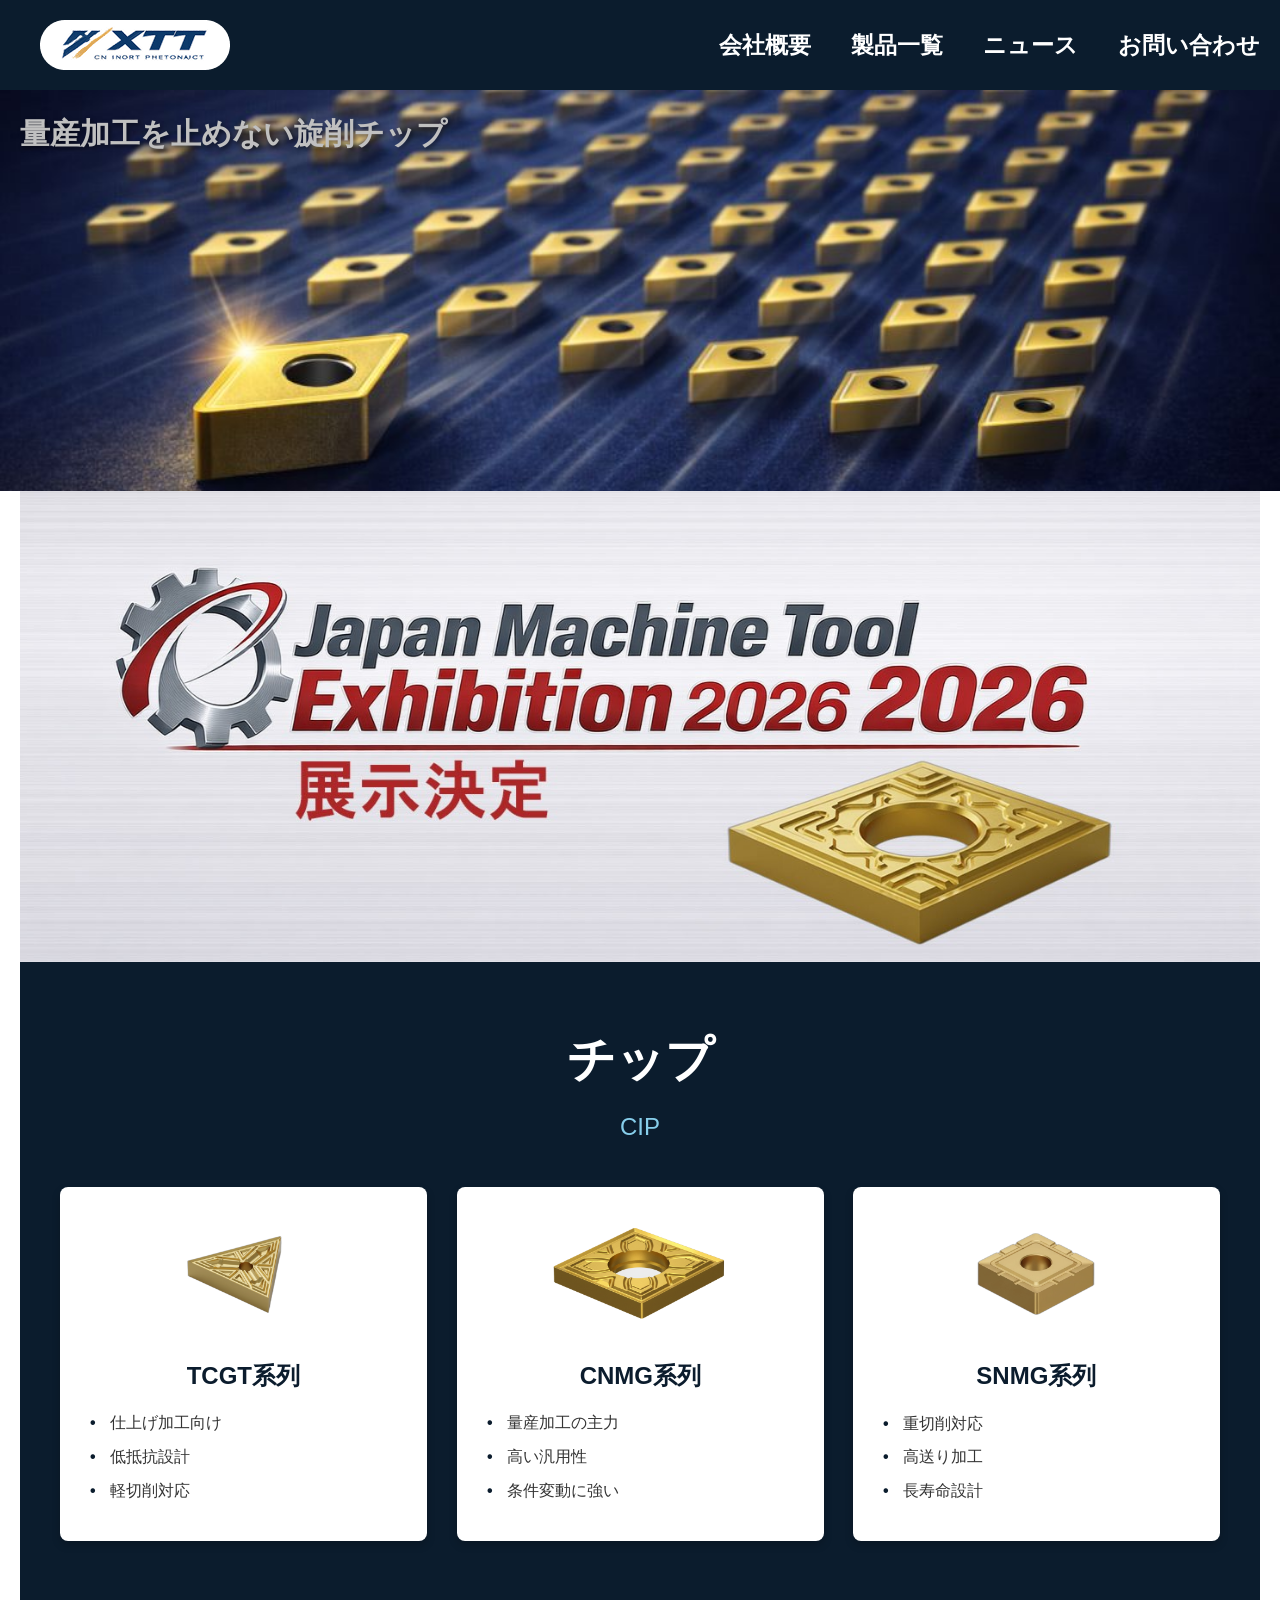
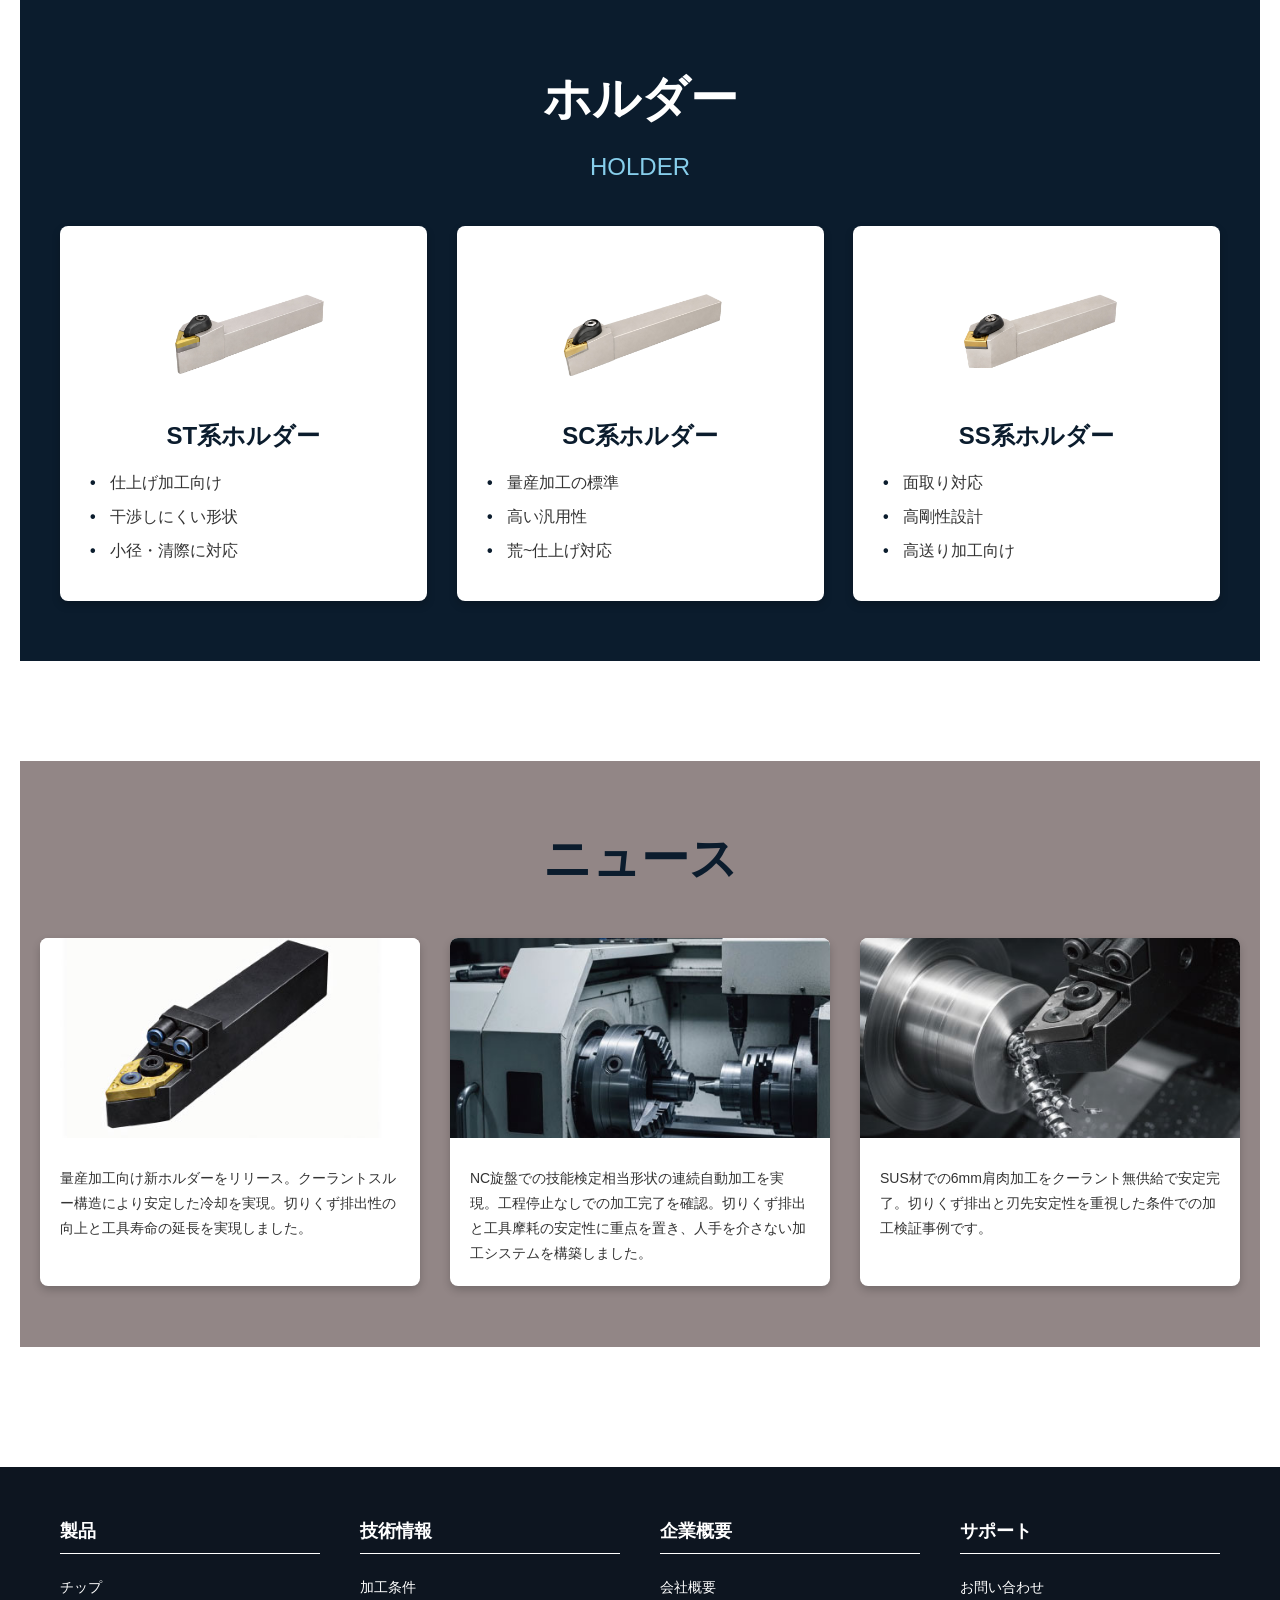
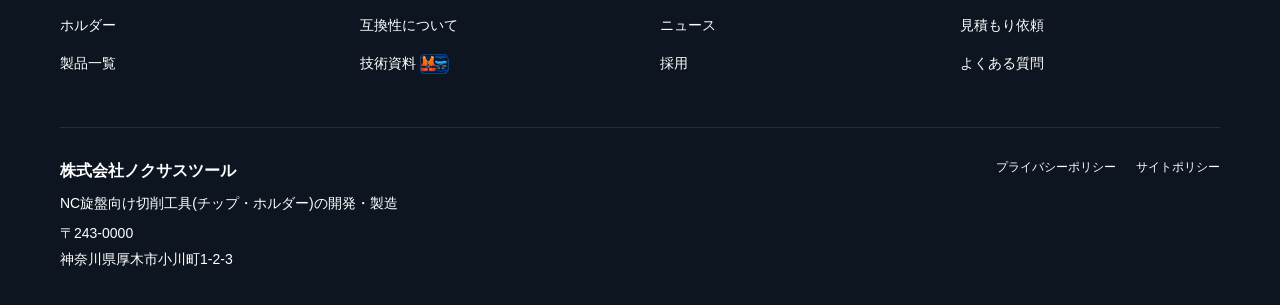
<file: index.html>
<!DOCTYPE html>
<html lang="ja">
<head>
    <meta charset="UTF-8">
    <meta name="viewport" content="width=device-width, initial-scale=1.0">
    <meta name="robots" content="noindex">
    <title>ホーム</title>
    <link rel="icon" type="image/png" href="image/favcon.png">
    <link rel="preconnect" href="https://fonts.googleapis.com">
    <link rel="preconnect" href="https://fonts.gstatic.com" crossorigin>
    <link href="https://fonts.googleapis.com/css2?family=Inter:wght@900&display=swap" rel="stylesheet">
    <link rel="stylesheet" href="styles.css?v=1">
</head>
<body>
    <header class="header">
        <div class="header-container">
            <div class="logo-container">
                <a href="top.html" class="logo-link">
                <div class="logo-box">
                    <img src="image/rogo.png" alt="XTT ロゴ" class="logo-image">
                </div>
                </a>
            </div>
            <!-- ハンバーガーボタン（レスポンシブ版のみ表示） -->
            <button class="hamburger" aria-label="メニューを開く">
                <span></span>
                <span></span>
                <span></span>
            </button>
            <!-- PC版ナビゲーション -->
            <nav class="header-nav">
                <ul>
                    <li><a href="kaisyagaiyou.html" class="nav-link">会社概要</a></li>
                    <li><a href="hyou.html" class="nav-link">製品一覧</a></li>
                    <li><a href="#news" class="nav-link">ニュース</a></li>
                    <li><a href="toiawase.html" class="nav-link">お問い合わせ</a></li>
                </ul>
            </nav>
        </div>
    </header>

    <!-- メニューオーバーレイ（レスポンシブ版のみ） -->
    <div class="nav-overlay">
        <button class="nav-close" aria-label="メニューを閉じる">×</button>
        <nav class="nav-menu">
            <ul>
                <li><a href="kaisyagaiyou.html" class="nav-menu-link">会社概要</a></li>
                <li><a href="hyou.html" class="nav-menu-link">製品一覧</a></li>
                <li><a href="#news" class="nav-menu-link">ニュース</a></li>
                <li><a href="toiawase.html" class="nav-menu-link">お問い合わせ</a></li>
            </ul>
        </nav>
    </div>

    <main class="main-content">
<!--         ヒーローバナー -->
<!--          <div class="hero-banner">
            <h1>量産加工を止めない旋削チップ</h1>
         </div> -->
       <!--  <section class="hero-banner">
            <div class="hero-image">
                <img src="image/量産.jpg" alt="量産加工を止めない旋削チップ" class="hero-bg">
            </div>
        </section> -->
        <section class="hero-banner-section">
            <div class="image-text">
                <img src="image/量産.jpg" alt="量産加工を止めない旋削チップ" class="image-text-img" data-parallax="0.3">
                <div class="image-text-caption">量産加工を止めない旋削チップ</div>
            </div>
        </section>
        <!-- 展示告知セクション -->
        <section class="exhibition-section">
            <div class="exhibition-container">
                <div class="exhibition-left">
                    <img src="image/JIMTOF.jpg" alt="Japan Machine Tool Exhibition 2026" class="exhibition-image" data-parallax="0.2">
                </div>
            </div>
        </section>

        <!-- チップセクション -->
        <section class="chips-section">
            <div class="section-header" data-animation="fade-in">
                <h2 class="section-title">チップ</h2>
                <p class="section-subtitle">CIP</p>
            </div>
            <div class="products-grid">
                <div class="product-card" data-animation="fade-up" data-delay="0">
                    <img src="image/60度チップ.jpg" alt="TCGT系列" class="product-image">
                    <h3 class="product-title">TCGT系列</h3>
                    <ul class="product-features">
                        <li>仕上げ加工向け</li>
                        <li>低抵抗設計</li>
                        <li>軽切削対応</li>
                    </ul>
                </div>
                <div class="product-card" data-animation="fade-up" data-delay="100">
                    <img src="image/80度チップ.jpg" alt="CNMG系列" class="product-image">
                    <h3 class="product-title">CNMG系列</h3>
                    <ul class="product-features">
                        <li>量産加工の主力</li>
                        <li>高い汎用性</li>
                        <li>条件変動に強い</li>
                    </ul>
                </div>
                <div class="product-card" data-animation="fade-up" data-delay="200">
                    <img src="image/90度チップ.jpg" alt="SNMG系列" class="product-image">
                    <h3 class="product-title">SNMG系列</h3>
                    <ul class="product-features">
                        <li>重切削対応</li>
                        <li>高送り加工</li>
                        <li>長寿命設計</li>
                    </ul>
                </div>
            </div>
        </section>

        <!-- ホルダーセクション -->
        <section class="holders-section">
            <div class="section-header" data-animation="fade-in">
                <h2 class="section-title">ホルダー</h2>
                <p class="section-subtitle">HOLDER</p>
            </div>
            <div class="products-grid">
                <div class="product-card" data-animation="fade-up" data-delay="0">
                    <img src="image/60度ホルダー.jpg" alt="ST系ホルダー" class="product-image">
                    <h3 class="product-title">ST系ホルダー</h3>
                    <ul class="product-features">
                        <li>仕上げ加工向け</li>
                        <li>干渉しにくい形状</li>
                        <li>小径・清際に対応</li>
                    </ul>
                </div>
                <div class="product-card" data-animation="fade-up" data-delay="100">
                    <img src="image/80度ホルダー.jpg" alt="SC系ホルダー" class="product-image">
                    <h3 class="product-title">SC系ホルダー</h3>
                    <ul class="product-features">
                        <li>量産加工の標準</li>
                        <li>高い汎用性</li>
                        <li>荒~仕上げ対応</li>
                    </ul>
                </div>
                <div class="product-card" data-animation="fade-up" data-delay="200">
                    <img src="image/90度ホルダー.jpg" alt="SS系ホルダー" class="product-image">
                    <h3 class="product-title">SS系ホルダー</h3>
                    <ul class="product-features">
                        <li>面取り対応</li>
                        <li>高剛性設計</li>
                        <li>高送り加工向け</li>
                    </ul>
                </div>
            </div>
        </section>

        <!-- ニュースセクション -->
        <section class="news-section" id="news">
            <h2 class="section-title" data-animation="slide-in">ニュース</h2>
            <div class="news-grid">
                <article class="news-card" data-animation="fade-up" data-delay="0">
                    <img src="image/新ホルダー.jpg" alt="新ホルダー" class="news-image">
                    <div class="news-content">
                        <p class="news-text">量産加工向け新ホルダーをリリース。クーラントスルー構造により安定した冷却を実現。切りくず排出性の向上と工具寿命の延長を実現しました。</p>
                    </div>
                </article>
                <article class="news-card" data-animation="fade-up" data-delay="100">
                    <img src="image/自動化.jpg" alt="自動化" class="news-image">
                    <div class="news-content">
                        <p class="news-text">NC旋盤での技能検定相当形状の連続自動加工を実現。工程停止なしでの加工完了を確認。切りくず排出と工具摩耗の安定性に重点を置き、人手を介さない加工システムを構築しました。</p>
                    </div>
                </article>
                <article class="news-card" data-animation="fade-up" data-delay="200">
                    <img src="image/肩肉6mm.jpg" alt="肩肉6mm" class="news-image">
                    <div class="news-content">
                        <p class="news-text">SUS材での6mm肩肉加工をクーラント無供給で安定完了。切りくず排出と刃先安定性を重視した条件での加工検証事例です。</p>
                    </div>
                </article>
            </div>
        </section>
    </main>

    <footer class="footer">
        <div class="footer-container">
            <div class="footer-columns">
                <div class="footer-column">
                    <h3 class="footer-heading">製品</h3>
                    <ul class="footer-list">
                        <li><a href="#">チップ</a></li>
                        <li><a href="#">ホルダー</a></li>
                        <li><a href="#">製品一覧</a></li>
                    </ul>
                </div>
                <div class="footer-column">
                    <h3 class="footer-heading">技術情報</h3>
                    <ul class="footer-list">
                        <li><a href="#">加工条件</a></li>
                        <li><a href="#">互換性について</a></li>
                        <li><a href="#">技術資料 <span class="pdf-text"><img src="image/pfdマーク.png" alt="PDFマーク" class="pdf-icon"></span></a></li>
                    </ul>
                </div>
                <div class="footer-column">
                    <h3 class="footer-heading">企業概要</h3>
                    <ul class="footer-list">
                        <li><a href="#">会社概要</a></li>
                        <li><a href="#">ニュース</a></li>
                        <li><a href="#">採用</a></li>
                    </ul>
                </div>
                <div class="footer-column">
                    <h3 class="footer-heading">サポート</h3>
                    <ul class="footer-list">
                        <li><a href="#">お問い合わせ</a></li>
                        <li><a href="#">見積もり依頼</a></li>
                        <li><a href="#">よくある質問</a></li>
                    </ul>
                </div>
            </div>
            <div class="footer-bottom">
                <div class="footer-company-info">
                    <p class="company-name">株式会社ノクサスツール</p>
                    <p class="company-description">NC旋盤向け切削工具(チップ・ホルダー)の開発・製造</p>
                    <p class="company-address">〒243-0000</p>
                    <p class="company-address">神奈川県厚木市小川町1-2-3</p>
                </div>
                <div class="footer-links">
                    <a href="#">プライバシーポリシー</a>
                    <a href="#">サイトポリシー</a>
                </div>
            </div>
        </div>
    </footer>
    <script src="script.js"></script>
</body>
</html>
</file>
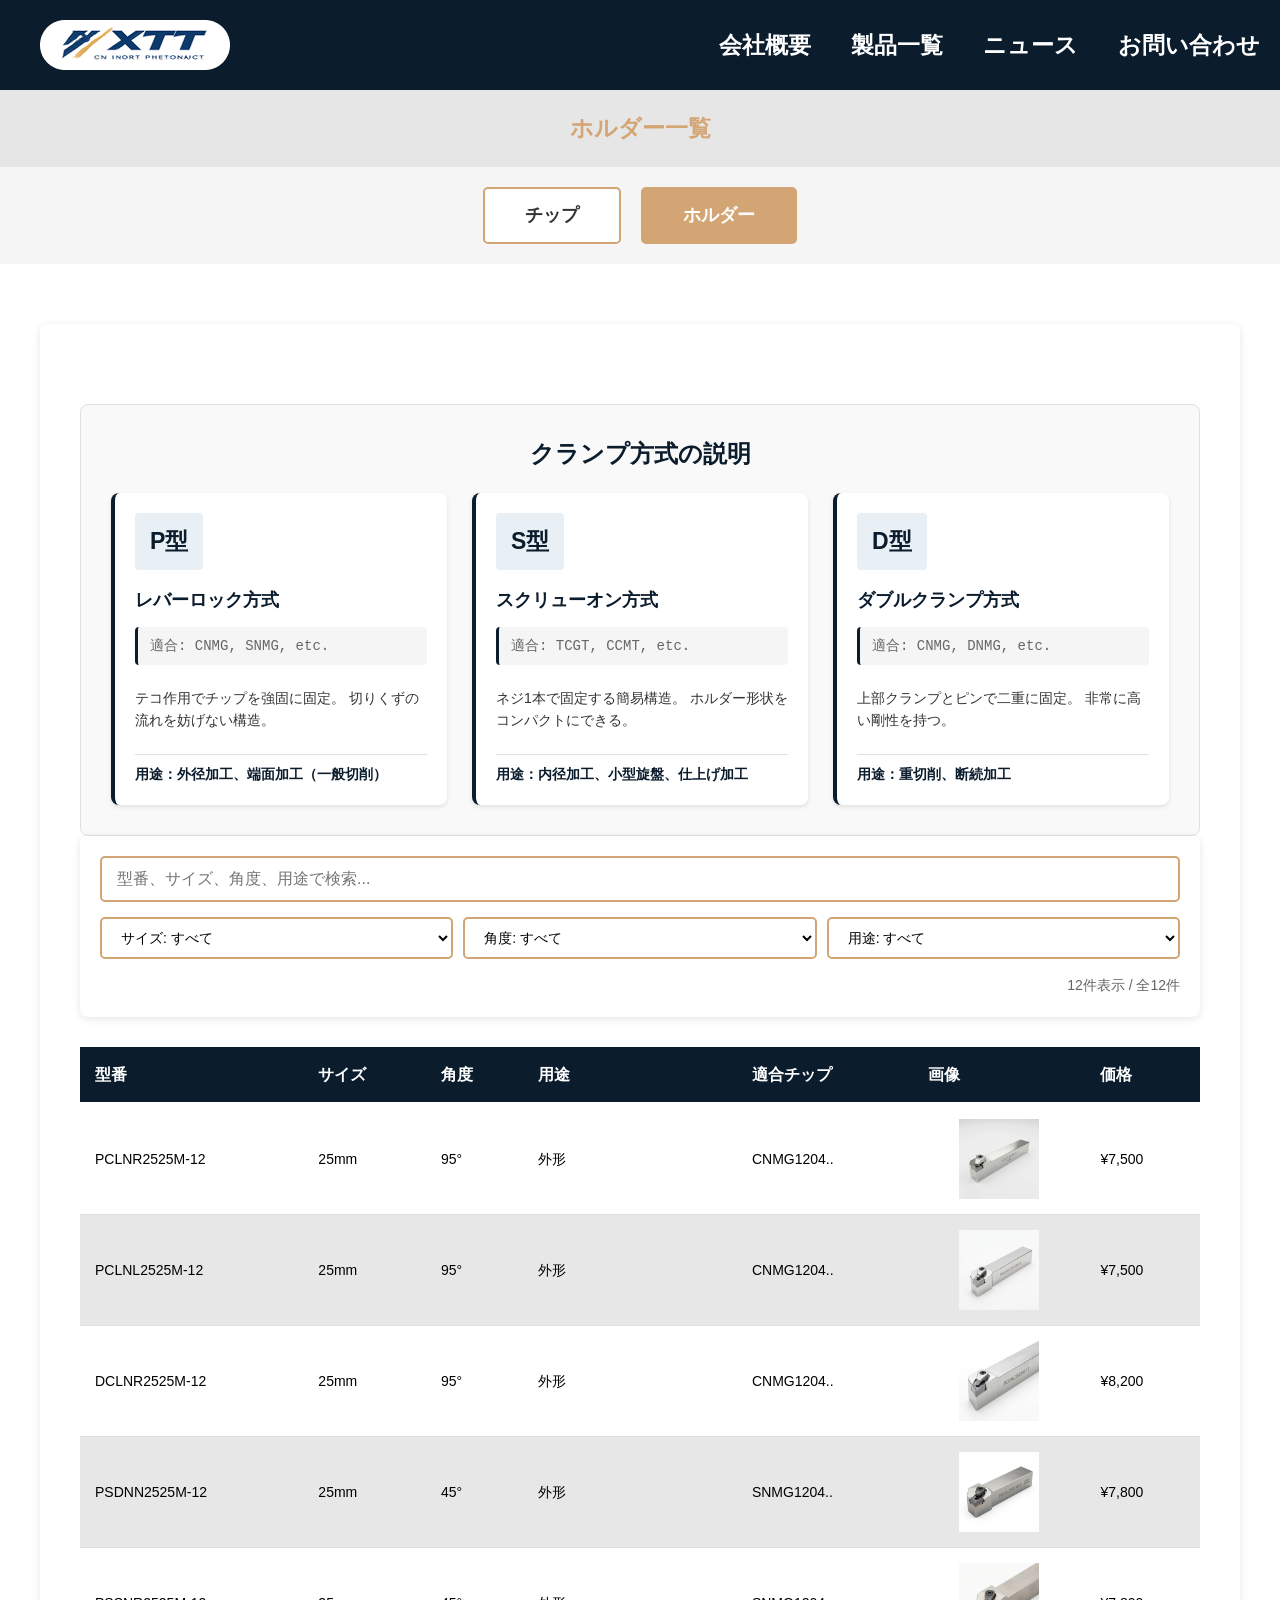
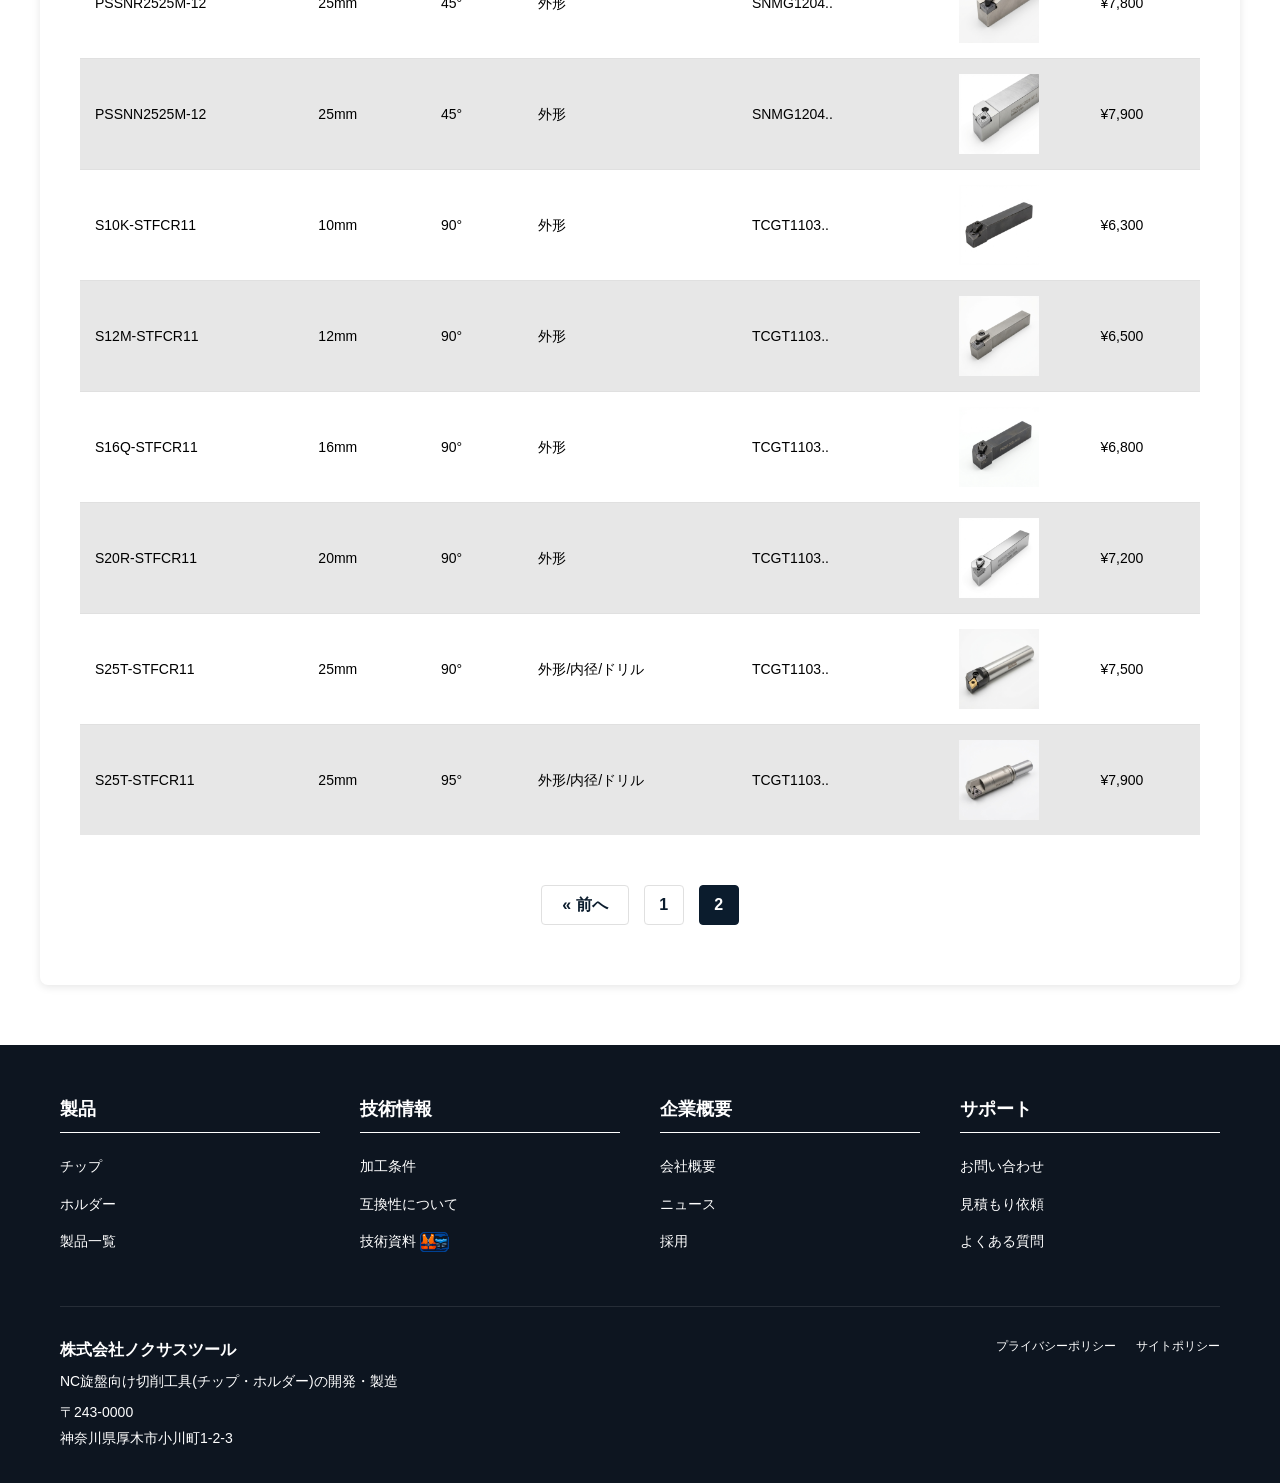
<file: holder.html>
<!DOCTYPE html>
<html lang="ja">
<head>
    <meta charset="UTF-8">
    <meta name="viewport" content="width=device-width, initial-scale=1.0">
    <meta name="robots" content="noindex">
    <title>ホルダー一覧</title>
    <link rel="icon" type="image/png" href="image/favcon.png">
    <link rel="preconnect" href="https://fonts.googleapis.com">
    <link rel="preconnect" href="https://fonts.gstatic.com" crossorigin>
    <link href="https://fonts.googleapis.com/css2?family=Inter:wght@900&display=swap" rel="stylesheet">
    <link rel="stylesheet" href="styles.css?v=1">
</head>
<body>
    <header class="header">
        <div class="header-container">
            <div class="logo-container">
                <a href="top.html" class="logo-link">
                <div class="logo-box">
                        <img src="image/rogo.png" alt="XTT ロゴ" class="logo-image">
                </div>
                </a>
            </div>
            <!-- ハンバーガーボタン（レスポンシブ版のみ表示） -->
            <button class="hamburger" aria-label="メニューを開く">
                <span></span>
                <span></span>
                <span></span>
            </button>
            <!-- PC版ナビゲーション -->
            <nav class="header-nav">
                <ul>
                    <li><a href="kaisyagaiyou.html" class="nav-link">会社概要</a></li>
                    <li><a href="hyou.html" class="nav-link">製品一覧</a></li>
                    <li><a href="top.html#news" class="nav-link">ニュース</a></li>
                    <li><a href="toiawase.html" class="nav-link">お問い合わせ</a></li>
                </ul>
            </nav>
        </div>
    </header>

    <!-- メニューオーバーレイ（レスポンシブ版のみ） -->
    <div class="nav-overlay">
        <button class="nav-close" aria-label="メニューを閉じる">×</button>
        <nav class="nav-menu">
            <ul>
                <li><a href="kaisyagaiyou.html" class="nav-menu-link">会社概要</a></li>
                <li><a href="hyou.html" class="nav-menu-link">製品一覧</a></li>
                <li><a href="top.html#news" class="nav-menu-link">ニュース</a></li>
                <li><a href="toiawase.html" class="nav-menu-link">お問い合わせ</a></li>
            </ul>
        </nav>
    </div>

    <section class="table-title-section">
        <div class="table-title-container">
            <h1 class="table-title" data-animation="fade-in">ホルダー一覧</h1>
        </div>
    </section>

    <div class="product-nav-section">
        <div class="product-nav-container">
            <a href="hyou.html" class="product-nav-button">チップ</a>
            <a href="holder.html" class="product-nav-button active">ホルダー</a>
        </div>
    </div>

    <main class="main-content table-main">
        <div class="table-container">
            <div class="breaker-explanation holder-explanation">
                <h2 class="explanation-title" data-animation="slide-in">クランプ方式の説明</h2>

                <div class="explanation-grid">

                    <div class="explanation-item" data-animation="fade-up" data-delay="0">
                        <span class="breaker-code">P型</span>
                        <span class="breaker-desc">レバーロック方式</span>
                        <span class="breaker-range">適合: CNMG, SNMG, etc.</span>
                        <span class="breaker-feature">
                            テコ作用でチップを強固に固定。
                            切りくずの流れを妨げない構造。
                        </span>
                        <span class="breaker-use">
                            用途：外径加工、端面加工（一般切削）
                        </span>
                    </div>

                    <div class="explanation-item" data-animation="fade-up" data-delay="100">
                        <span class="breaker-code">S型</span>
                        <span class="breaker-desc">スクリューオン方式</span>
                        <span class="breaker-range">適合: TCGT, CCMT, etc.</span>
                        <span class="breaker-feature">
                            ネジ1本で固定する簡易構造。
                            ホルダー形状をコンパクトにできる。
                        </span>
                        <span class="breaker-use">
                            用途：内径加工、小型旋盤、仕上げ加工
                        </span>
                    </div>

                    <div class="explanation-item" data-animation="fade-up" data-delay="200">
                        <span class="breaker-code">D型</span>
                        <span class="breaker-desc">ダブルクランプ方式</span>
                        <span class="breaker-range">適合: CNMG, DNMG, etc.</span>
                        <span class="breaker-feature">
                            上部クランプとピンで二重に固定。
                            非常に高い剛性を持つ。
                        </span>
                        <span class="breaker-use">
                            用途：重切削、断続加工
                        </span>
                    </div>

                </div>
            </div>

            <div class="search-filter-section">
                <div class="search-box">
                    <input type="text" id="searchInput" class="search-input" placeholder="型番、サイズ、角度、用途で検索...">
                    <button class="search-clear" id="clearSearch" style="display: none;">×</button>
                </div>
                <div class="filter-group">
                    <select id="filterSize" class="filter-select">
                        <option value="">サイズ: すべて</option>
                        <option value="25mm">25mm</option>
                        <option value="10mm">10mm</option>
                        <option value="12mm">12mm</option>
                        <option value="16mm">16mm</option>
                        <option value="20mm">20mm</option>
                    </select>
                    <select id="filterAngle" class="filter-select">
                        <option value="">角度: すべて</option>
                        <option value="95°">95°</option>
                        <option value="45°">45°</option>
                        <option value="90°">90°</option>
                    </select>
                    <select id="filterUsage" class="filter-select">
                        <option value="">用途: すべて</option>
                        <option value="外形">外形</option>
                        <option value="外形/内径/ドリル">外形/内径/ドリル</option>
                    </select>
                </div>
                <div class="result-count" id="resultCount"></div>
            </div>
            <table class="chip-table">
                <thead>
                    <tr>
                        <th>型番</th>
                        <th>サイズ</th>
                        <th>角度</th>
                        <th>用途</th>
                        <th>適合チップ</th>
                        <th>画像</th>
                        <th>価格</th>
                    </tr>
                </thead>
                <tbody>
                    <!-- CNMG対応 -->
                    <tr><td>PCLNR2525M-12</td><td>25mm</td><td>95°</td><td>外形</td><td class="chip-type-cell">CNMG1204..<span class="chip-tooltip"><ul><li>CNMG120408-PM</li><li>CNMG120412-MM</li><li>CNMG120404-SM</li><li>CNMG120408-HF</li><li>CNMG120412-PM</li><li>CNMG120404-MM</li></ul></span></td><td><img src="image/holder/cnmg_holder_01_new_.png" alt="PCLNR" class="chip-image"></td><td>¥7,500</td></tr>
                    <tr><td>PCLNL2525M-12</td><td>25mm</td><td>95°</td><td>外形</td><td class="chip-type-cell">CNMG1204..<span class="chip-tooltip"><ul><li>CNMG120408-PM</li><li>CNMG120412-MM</li><li>CNMG120404-SM</li><li>CNMG120408-HF</li><li>CNMG120412-PM</li><li>CNMG120404-MM</li></ul></span></td><td><img src="image/holder/cnmg_holder_01_pristine_.png" alt="PCLNL" class="chip-image"></td><td>¥7,500</td></tr>
                    <tr><td>DCLNR2525M-12</td><td>25mm</td><td>95°</td><td>外形</td><td class="chip-type-cell">CNMG1204..<span class="chip-tooltip"><ul><li>CNMG120408-PM</li><li>CNMG120412-MM</li><li>CNMG120404-SM</li><li>CNMG120408-HF</li><li>CNMG120412-PM</li><li>CNMG120404-MM</li></ul></span></td><td><img src="image/holder/cnmg_holder_02_.png" alt="DCLNR" class="chip-image"></td><td>¥8,200</td></tr>
                    <!-- SNMG対応 -->
                    <tr><td>PSDNN2525M-12</td><td>25mm</td><td>45°</td><td>外形</td><td class="chip-type-cell">SNMG1204..<span class="chip-tooltip"><ul><li>SNMG120408-PM</li><li>SNMG120412-MM</li><li>SNMG120404-SM</li><li>SNMG120408-HF</li><li>SNMG120412-PM</li><li>SNMG120404-MM</li><li>SNMG120408-SM</li><li>SNMG120412-HF</li><li>SNMG120404-PM</li><li>SNMG120408-MM</li><li>SNMG120412-SM</li><li>SNMG120404-HF</li><li>SNMG120408-PM</li><li>SNMG120412-MM</li><li>SNMG120404-SM</li><li>SNMG120408-HF</li></ul></span></td><td><img src="image/holder/cnmg_holder_02_hq_.png" alt="PSDNN" class="chip-image"></td><td>¥7,800</td></tr>
                    <tr><td>PSSNR2525M-12</td><td>25mm</td><td>45°</td><td>外形</td><td class="chip-type-cell">SNMG1204..<span class="chip-tooltip"><ul><li>SNMG120408-PM</li><li>SNMG120412-MM</li><li>SNMG120404-SM</li><li>SNMG120408-HF</li><li>SNMG120412-PM</li><li>SNMG120404-MM</li><li>SNMG120408-SM</li><li>SNMG120412-HF</li><li>SNMG120404-PM</li><li>SNMG120408-MM</li><li>SNMG120412-SM</li><li>SNMG120404-HF</li><li>SNMG120408-PM</li><li>SNMG120412-MM</li><li>SNMG120404-SM</li><li>SNMG120408-HF</li></ul></span></td><td><img src="image/holder/holder_cnmg_.png" alt="PSSNR" class="chip-image"></td><td>¥7,800</td></tr>
                    <tr><td>PSSNN2525M-12</td><td>25mm</td><td>45°</td><td>外形</td><td class="chip-type-cell">SNMG1204..<span class="chip-tooltip"><ul><li>SNMG120408-PM</li><li>SNMG120412-MM</li><li>SNMG120404-SM</li><li>SNMG120408-HF</li><li>SNMG120412-PM</li><li>SNMG120404-MM</li><li>SNMG120408-SM</li><li>SNMG120412-HF</li><li>SNMG120404-PM</li><li>SNMG120408-MM</li><li>SNMG120412-SM</li><li>SNMG120404-HF</li><li>SNMG120408-PM</li><li>SNMG120412-MM</li><li>SNMG120404-SM</li><li>SNMG120408-HF</li></ul></span></td><td><img src="image/holder/snmg_holder_01_.png" alt="PSSNN" class="chip-image"></td><td>¥7,900</td></tr>
                    
                    <!-- TCGT対応 -->
                    <tr><td>S10K-STFCR11</td><td>10mm</td><td>90°</td><td>外形</td><td class="chip-type-cell">TCGT1103..<span class="chip-tooltip"><ul><li>TCGT110304-PM</li><li>TCGT110308-MM</li><li>TCGT110304-SM</li><li>TCGT110308-HF</li><li>TCGT110304-PM</li><li>TCGT110308-MM</li><li>TCGT110304-SM</li><li>TCGT110308-HF</li><li>TCGT110304-PM</li><li>TCGT110308-MM</li><li>TCGT110304-SM</li><li>TCGT110308-HF</li></ul></span></td><td><img src="image/holder/holder_cnmg_left_.png" alt="S10K-STFCR" class="chip-image"></td><td>¥6,300</td></tr>
                    <tr><td>S12M-STFCR11</td><td>12mm</td><td>90°</td><td>外形</td><td class="chip-type-cell">TCGT1103..<span class="chip-tooltip"><ul><li>TCGT110304-PM</li><li>TCGT110308-MM</li><li>TCGT110304-SM</li><li>TCGT110308-HF</li><li>TCGT110304-PM</li><li>TCGT110308-MM</li><li>TCGT110304-SM</li><li>TCGT110308-HF</li><li>TCGT110304-PM</li><li>TCGT110308-MM</li><li>TCGT110304-SM</li><li>TCGT110308-HF</li></ul></span></td><td><img src="image/holder/holder_snmg_.png" alt="S12M-STFCR" class="chip-image"></td><td>¥6,500</td></tr>
                    <tr><td>S16Q-STFCR11</td><td>16mm</td><td>90°</td><td>外形</td><td class="chip-type-cell">TCGT1103..<span class="chip-tooltip"><ul><li>TCGT110304-PM</li><li>TCGT110308-MM</li><li>TCGT110304-SM</li><li>TCGT110308-HF</li><li>TCGT110304-PM</li><li>TCGT110308-MM</li><li>TCGT110304-SM</li><li>TCGT110308-HF</li><li>TCGT110304-PM</li><li>TCGT110308-MM</li><li>TCGT110304-SM</li><li>TCGT110308-HF</li></ul></span></td><td><img src="image/holder/holder_snmg_pssnr_.png" alt="S16Q-STFCR" class="chip-image"></td><td>¥6,800</td></tr>
                    <tr><td>S20R-STFCR11</td><td>20mm</td><td>90°</td><td>外形</td><td class="chip-type-cell">TCGT1103..<span class="chip-tooltip"><ul><li>TCGT110304-PM</li><li>TCGT110308-MM</li><li>TCGT110304-SM</li><li>TCGT110308-HF</li><li>TCGT110304-PM</li><li>TCGT110308-MM</li><li>TCGT110304-SM</li><li>TCGT110308-HF</li><li>TCGT110304-PM</li><li>TCGT110308-MM</li><li>TCGT110304-SM</li><li>TCGT110308-HF</li></ul></span></td><td><img src="image/holder/snmg_holder_02_.png" alt="S20R-STFCR" class="chip-image"></td><td>¥7,200</td></tr>
                    <tr><td>S25T-STFCR11</td><td>25mm</td><td>90°</td><td>外形/内径/ドリル</td><td class="chip-type-cell">TCGT1103..<span class="chip-tooltip"><ul><li>TCGT110304-PM</li><li>TCGT110308-MM</li><li>TCGT110304-SM</li><li>TCGT110308-HF</li><li>TCGT110304-PM</li><li>TCGT110308-MM</li><li>TCGT110304-SM</li><li>TCGT110308-HF</li><li>TCGT110304-PM</li><li>TCGT110308-MM</li><li>TCGT110304-SM</li><li>TCGT110308-HF</li></ul></span></td><td><img src="image/holder/tcgt_holder_01_.png" alt="S25T-STFCR" class="chip-image"></td><td>¥7,500</td></tr>
                    <tr><td>S25T-STFCR11</td><td>25mm</td><td>95°</td><td>外形/内径/ドリル</td><td class="chip-type-cell">TCGT1103..<span class="chip-tooltip"><ul><li>TCGT110304-PM</li><li>TCGT110308-MM</li><li>TCGT110304-SM</li><li>TCGT110308-HF</li><li>TCGT110304-PM</li><li>TCGT110308-MM</li><li>TCGT110304-SM</li><li>TCGT110308-HF</li><li>TCGT110304-PM</li><li>TCGT110308-MM</li><li>TCGT110304-SM</li><li>TCGT110308-HF</li></ul></span></td><td><img src="image/holder/holder_tcgt_.png" alt="MCLNR" class="chip-image"></td><td>¥7,900</td></tr>
                </tbody>
            </table>

            <div class="pagination">
                <a href="hyou.html" class="pagination-link prev">&laquo; 前へ</a>
                <a href="hyou.html" class="pagination-link">1</a>
                <span class="pagination-link active">2</span>
            </div>

        </div>
    </main>

    <footer class="footer">
        <div class="footer-container">
            <div class="footer-columns">
                <div class="footer-column">
                    <h3 class="footer-heading">製品</h3>
                    <ul class="footer-list">
                        <li><a href="#">チップ</a></li>
                        <li><a href="#">ホルダー</a></li>
                        <li><a href="#">製品一覧</a></li>
                    </ul>
                </div>
                <div class="footer-column">
                    <h3 class="footer-heading">技術情報</h3>
                    <ul class="footer-list">
                        <li><a href="#">加工条件</a></li>
                        <li><a href="#">互換性について</a></li>
                        <li><a href="#">技術資料 <span class="pdf-text"><img src="image/pfdマーク.png" alt="PDFマーク" class="pdf-icon"></span></a></li>
                    </ul>
                </div>
                <div class="footer-column">
                    <h3 class="footer-heading">企業概要</h3>
                    <ul class="footer-list">
                        <li><a href="#">会社概要</a></li>
                        <li><a href="#">ニュース</a></li>
                        <li><a href="#">採用</a></li>
                    </ul>
                </div>
                <div class="footer-column">
                    <h3 class="footer-heading">サポート</h3>
                    <ul class="footer-list">
                        <li><a href="#">お問い合わせ</a></li>
                        <li><a href="#">見積もり依頼</a></li>
                        <li><a href="#">よくある質問</a></li>
                    </ul>
                </div>
            </div>
            <div class="footer-bottom">
                <div class="footer-company-info">
                    <p class="company-name">株式会社ノクサスツール</p>
                    <p class="company-description">NC旋盤向け切削工具(チップ・ホルダー)の開発・製造</p>
                    <p class="company-address">〒243-0000</p>
                    <p class="company-address">神奈川県厚木市小川町1-2-3</p>
                </div>
                <div class="footer-links">
                    <a href="#">プライバシーポリシー</a>
                    <a href="#">サイトポリシー</a>
                </div>
            </div>
        </div>
    </footer>
    <script src="script.js"></script>
</body>
</html>
</file>
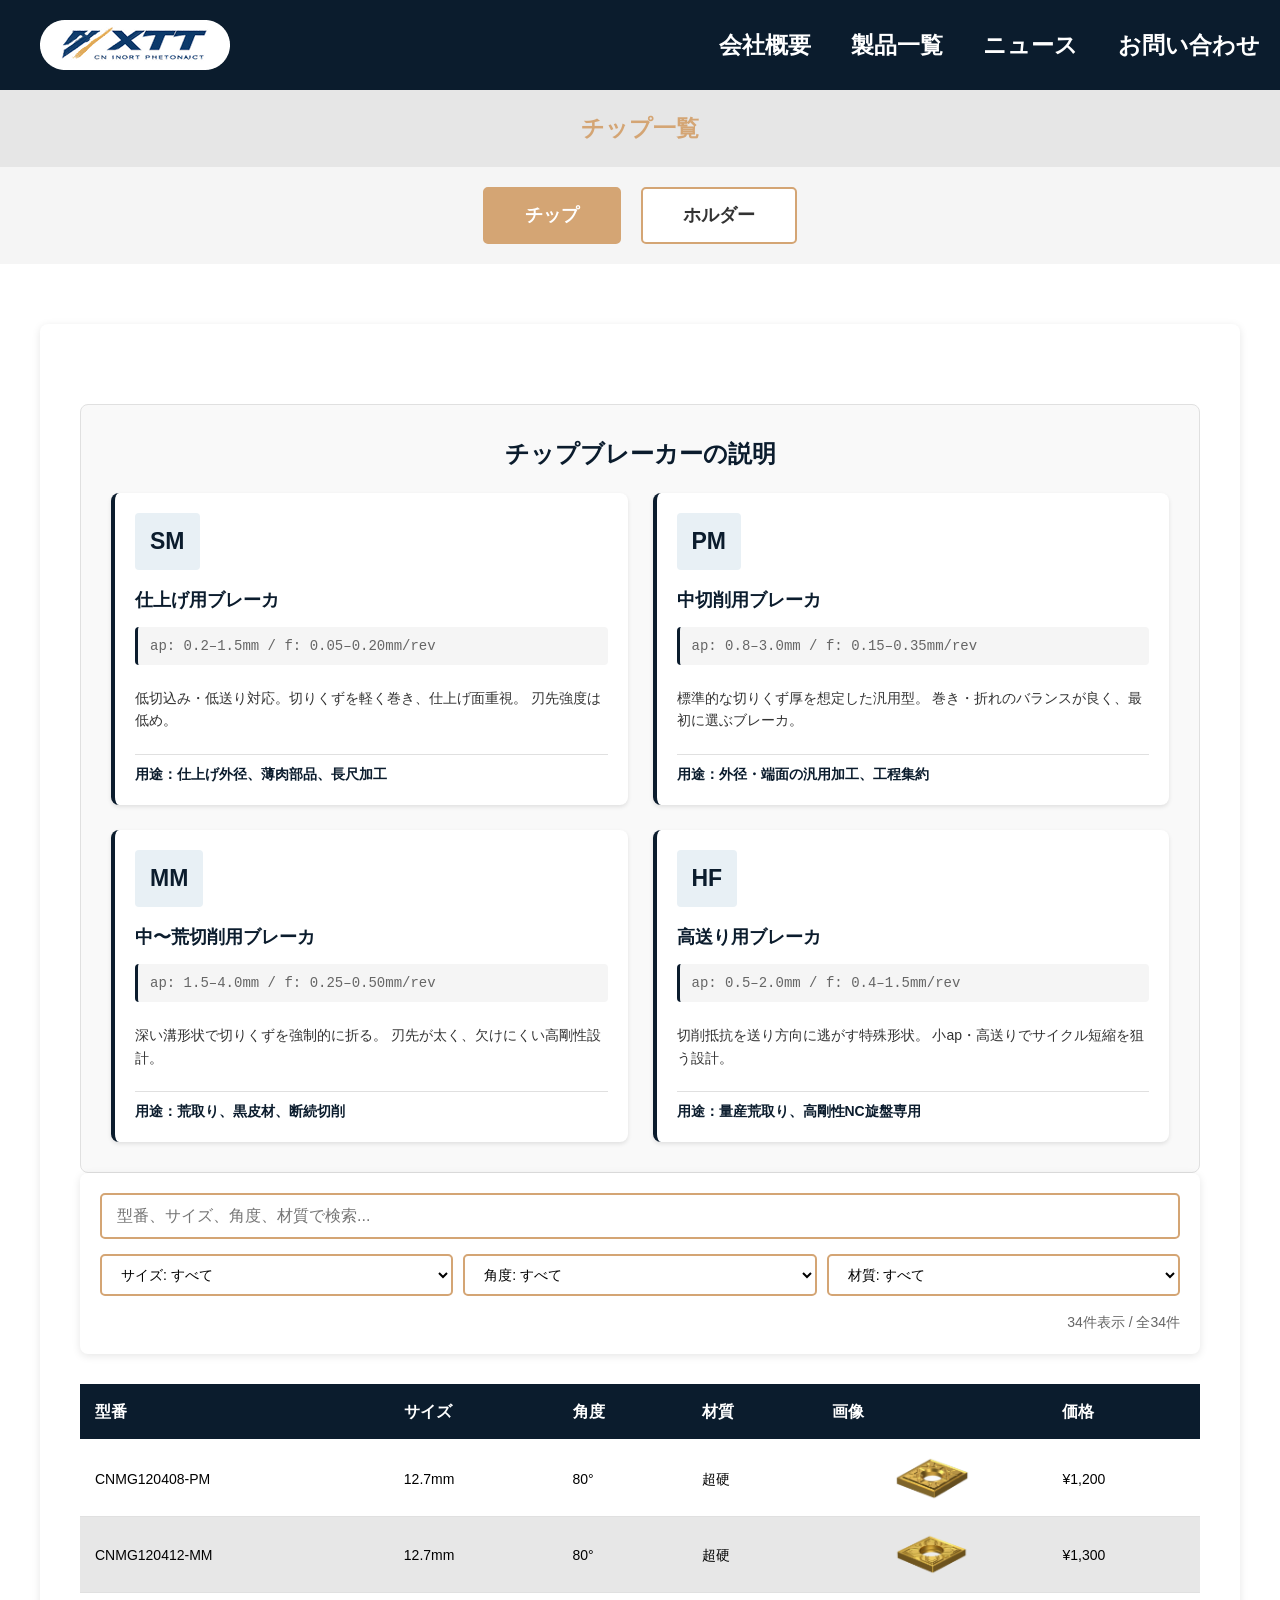
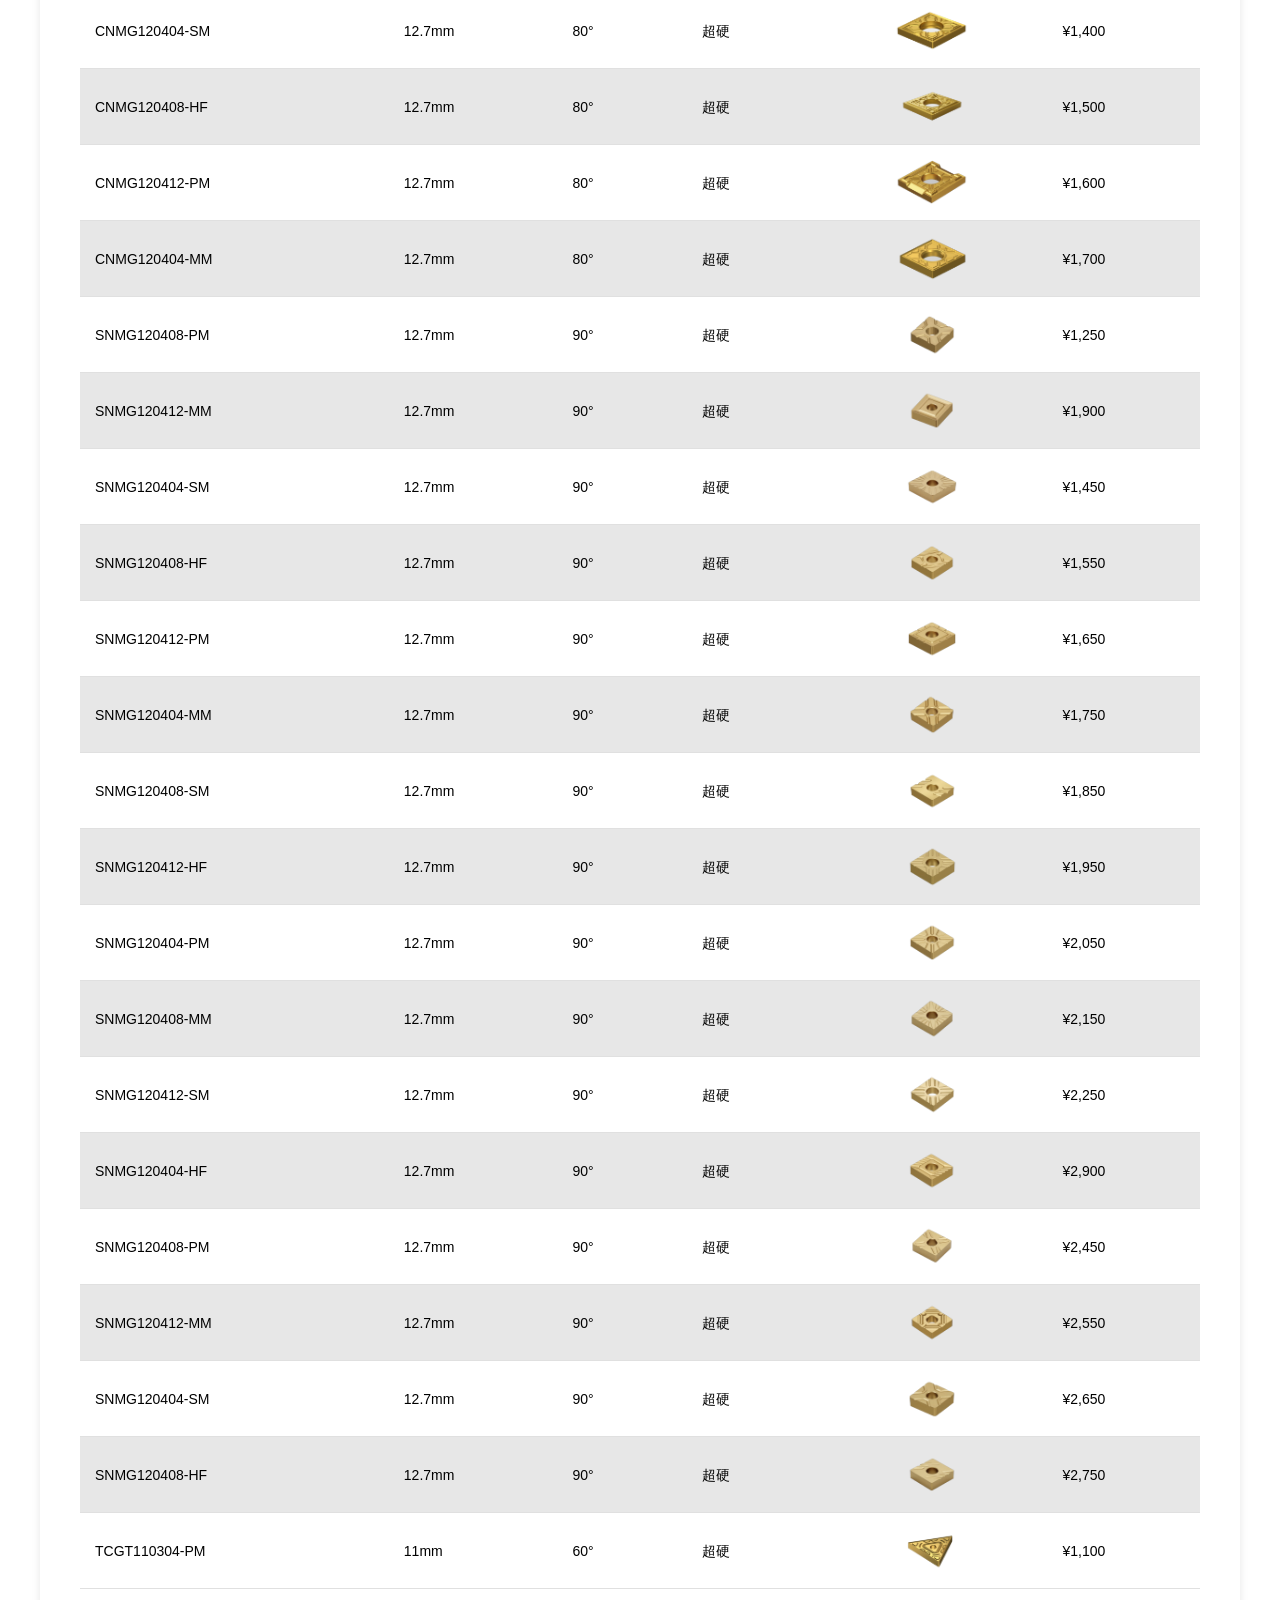
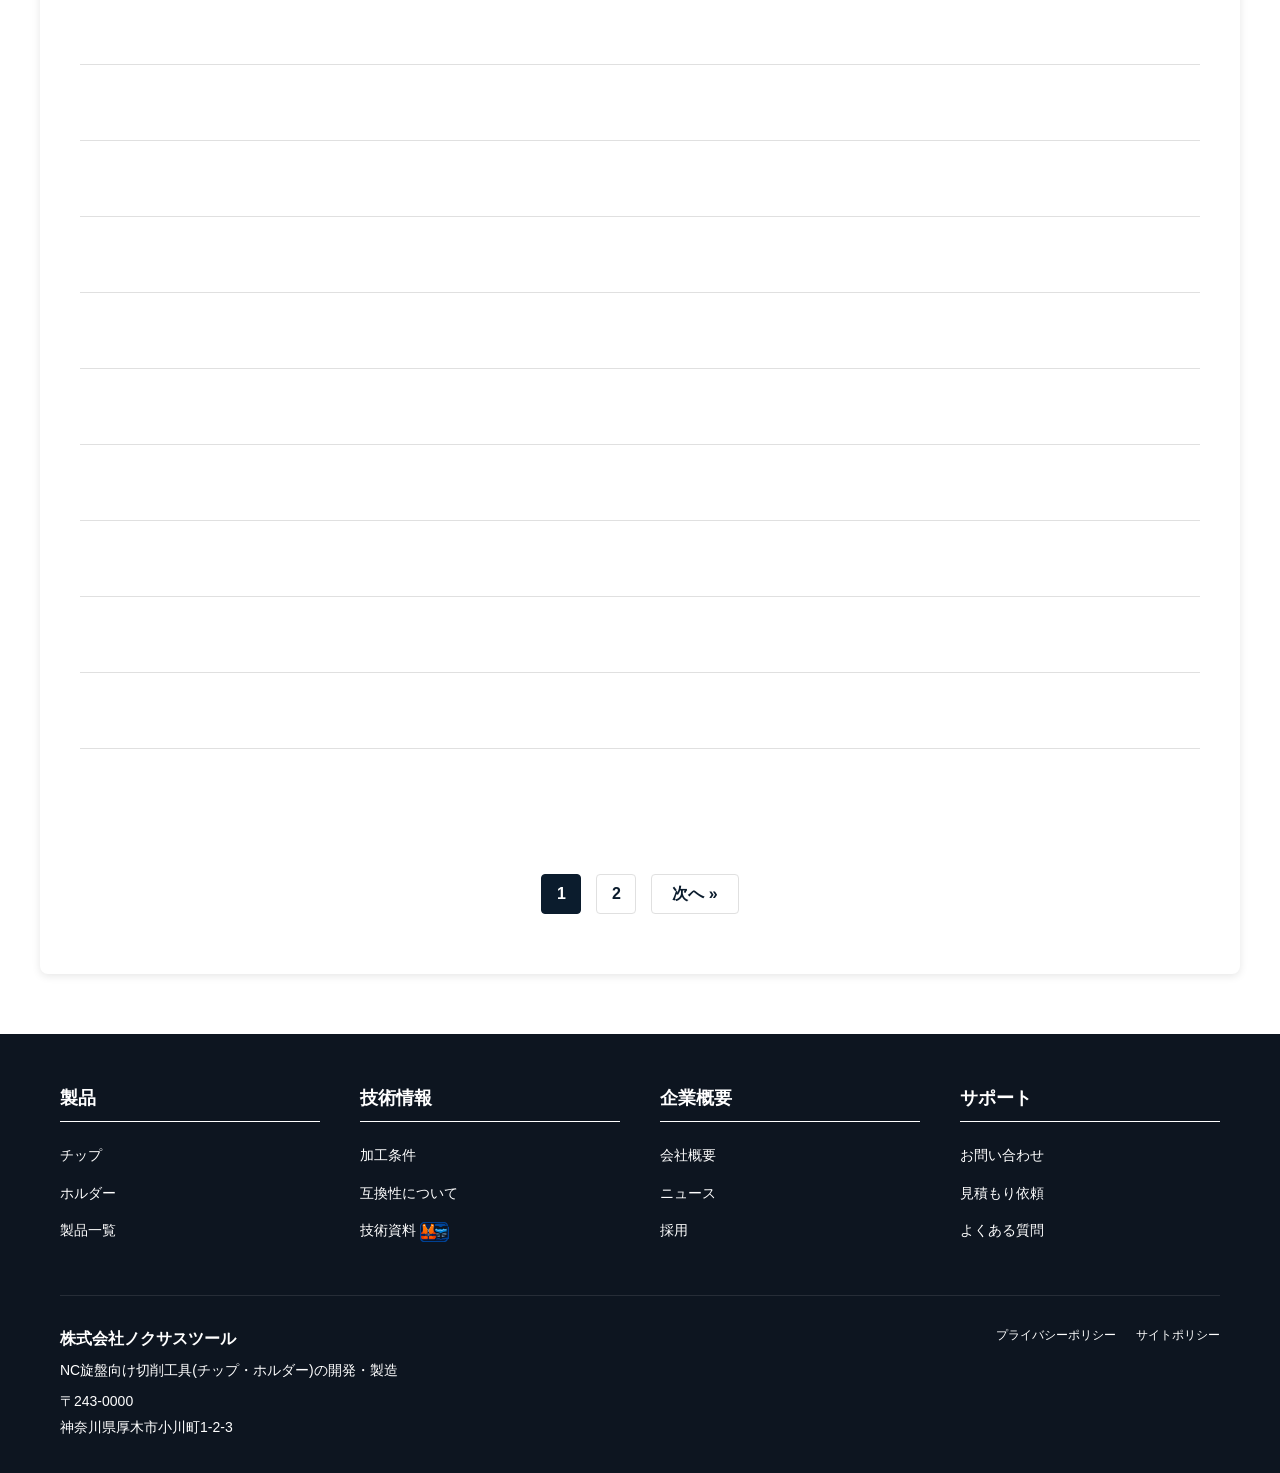
<file: hyou.html>
<!DOCTYPE html>
<html lang="ja">

<head>
    <meta charset="UTF-8">
    <meta name="viewport" content="width=device-width, initial-scale=1.0">
    <meta name="robots" content="noindex">
    <title>製品一覧</title>
    <link rel="icon" type="image/png" href="image/favcon.png">
    <link rel="preconnect" href="https://fonts.googleapis.com">
    <link rel="preconnect" href="https://fonts.gstatic.com" crossorigin>
    <link href="https://fonts.googleapis.com/css2?family=Inter:wght@900&display=swap" rel="stylesheet">
    <link rel="stylesheet" href="styles.css?v=1">
</head>

<body>
    <header class="header">
        <div class="header-container">
            <div class="logo-container">
                <a href="top.html" class="logo-link">
                    <div class="logo-box">
                        <img src="image/rogo.png" alt="XTT ロゴ" class="logo-image">
                    </div>
                </a>
            </div>
            <!-- ハンバーガーボタン（レスポンシブ版のみ表示） -->
            <button class="hamburger" aria-label="メニューを開く">
                <span></span>
                <span></span>
                <span></span>
            </button>
            <!-- PC版ナビゲーション -->
            <nav class="header-nav">
                <ul>
                    <li><a href="kaisyagaiyou.html" class="nav-link">会社概要</a></li>
                    <li><a href="hyou.html" class="nav-link">製品一覧</a></li>
                    <li><a href="top.html#news" class="nav-link">ニュース</a></li>
                    <li><a href="toiawase.html" class="nav-link">お問い合わせ</a></li>
                </ul>
            </nav>
        </div>
    </header>

    <!-- メニューオーバーレイ（レスポンシブ版のみ） -->
    <div class="nav-overlay">
        <button class="nav-close" aria-label="メニューを閉じる">×</button>
        <nav class="nav-menu">
            <ul>
                <li><a href="kaisyagaiyou.html" class="nav-menu-link">会社概要</a></li>
                <li><a href="hyou.html" class="nav-menu-link">製品一覧</a></li>
                <li><a href="top.html#news" class="nav-menu-link">ニュース</a></li>
                <li><a href="toiawase.html" class="nav-menu-link">お問い合わせ</a></li>
            </ul>
        </nav>
    </div>

    <section class="table-title-section">
        <div class="table-title-container">
            <h1 class="table-title" data-animation="fade-in">チップ一覧</h1>
        </div>
    </section>

    <div class="product-nav-section">
        <div class="product-nav-container">
            <a href="hyou.html" class="product-nav-button active">チップ</a>
            <a href="holder.html" class="product-nav-button">ホルダー</a>
        </div>
    </div>

    <main class="main-content table-main">
        <div class="table-container">
            <div class="breaker-explanation chip-explanation">
                <h2 class="explanation-title" data-animation="slide-in">チップブレーカーの説明</h2>

                <div class="explanation-grid">

                    <div class="explanation-item" data-animation="fade-up" data-delay="0">
                        <span class="breaker-code">SM</span>
                        <span class="breaker-desc">仕上げ用ブレーカ</span>
                        <span class="breaker-range">ap: 0.2–1.5mm / f: 0.05–0.20mm/rev</span>
                        <span class="breaker-feature">
                            低切込み・低送り対応。切りくずを軽く巻き、仕上げ面重視。
                            刃先強度は低め。
                        </span>
                        <span class="breaker-use">
                            用途：仕上げ外径、薄肉部品、長尺加工
                        </span>
                    </div>

                    <div class="explanation-item" data-animation="fade-up" data-delay="100">
                        <span class="breaker-code">PM</span>
                        <span class="breaker-desc">中切削用ブレーカ</span>
                        <span class="breaker-range">ap: 0.8–3.0mm / f: 0.15–0.35mm/rev</span>
                        <span class="breaker-feature">
                            標準的な切りくず厚を想定した汎用型。
                            巻き・折れのバランスが良く、最初に選ぶブレーカ。
                        </span>
                        <span class="breaker-use">
                            用途：外径・端面の汎用加工、工程集約
                        </span>
                    </div>

                    <div class="explanation-item" data-animation="fade-up" data-delay="200">
                        <span class="breaker-code">MM</span>
                        <span class="breaker-desc">中〜荒切削用ブレーカ</span>
                        <span class="breaker-range">ap: 1.5–4.0mm / f: 0.25–0.50mm/rev</span>
                        <span class="breaker-feature">
                            深い溝形状で切りくずを強制的に折る。
                            刃先が太く、欠けにくい高剛性設計。
                        </span>
                        <span class="breaker-use">
                            用途：荒取り、黒皮材、断続切削
                        </span>
                    </div>

                    <div class="explanation-item" data-animation="fade-up" data-delay="300">
                        <span class="breaker-code">HF</span>
                        <span class="breaker-desc">高送り用ブレーカ</span>
                        <span class="breaker-range">ap: 0.5–2.0mm / f: 0.4–1.5mm/rev</span>
                        <span class="breaker-feature">
                            切削抵抗を送り方向に逃がす特殊形状。
                            小ap・高送りでサイクル短縮を狙う設計。
                        </span>
                        <span class="breaker-use">
                            用途：量産荒取り、高剛性NC旋盤専用
                        </span>
                    </div>

                </div>
            </div>

            <div class="search-filter-section">
                <div class="search-box">
                    <input type="text" id="searchInput" class="search-input" placeholder="型番、サイズ、角度、材質で検索...">
                    <button class="search-clear" id="clearSearch" style="display: none;">×</button>
                </div>
                <div class="filter-group">
                    <select id="filterSize" class="filter-select">
                        <option value="">サイズ: すべて</option>
                        <option value="12.7mm">12.7mm</option>
                        <option value="11mm">11mm</option>
                    </select>
                    <select id="filterAngle" class="filter-select">
                        <option value="">角度: すべて</option>
                        <option value="80°">80°</option>
                        <option value="90°">90°</option>
                        <option value="60°">60°</option>
                    </select>
                    <select id="filterMaterial" class="filter-select">
                        <option value="">材質: すべて</option>
                        <option value="超硬">超硬</option>
                    </select>
                </div>
                <div class="result-count" id="resultCount"></div>
            </div>

            <table class="chip-table">
                <thead>
                    <tr>
                        <th>型番</th>
                        <th>サイズ</th>
                        <th>角度</th>
                        <th>材質</th>
                        <th>画像</th>
                        <th>価格</th>
                    </tr>
                </thead>
                <tbody>
                    <!-- CNMG -->
                    <tr><td>CNMG120408-PM</td><td>12.7mm</td><td>80°</td><td>超硬</td><td><img src="image/透過/CNMG/CNMG_01.png" alt="CNMG_01" class="chip-image"></td><td>¥1,200</td></tr>
                    <tr><td>CNMG120412-MM</td><td>12.7mm</td><td>80°</td><td>超硬</td><td><img src="image/透過/CNMG/CNMG_02.png" alt="CNMG_02" class="chip-image"></td><td>¥1,300</td></tr>
                    <tr><td>CNMG120404-SM</td><td>12.7mm</td><td>80°</td><td>超硬</td><td><img src="image/透過/CNMG/CNMG_03.png" alt="CNMG_03" class="chip-image"></td><td>¥1,400</td></tr>
                    <tr><td>CNMG120408-HF</td><td>12.7mm</td><td>80°</td><td>超硬</td><td><img src="image/透過/CNMG/CNMG_04.png" alt="CNMG_04" class="chip-image"></td><td>¥1,500</td></tr>
                    <tr><td>CNMG120412-PM</td><td>12.7mm</td><td>80°</td><td>超硬</td><td><img src="image/透過/CNMG/CNMG_05.png" alt="CNMG_05" class="chip-image"></td><td>¥1,600</td></tr>
                    <tr><td>CNMG120404-MM</td><td>12.7mm</td><td>80°</td><td>超硬</td><td><img src="image/透過/CNMG/CNMG_06.png" alt="CNMG_06" class="chip-image"></td><td>¥1,700</td></tr>
                    <!-- SNMG -->
                    <tr><td>SNMG120408-PM</td><td>12.7mm</td><td>90°</td><td>超硬</td><td><img src="image/透過/SNMG/SNMG_01.png" alt="SNMG_01" class="chip-image"></td><td>¥1,250</td></tr>
                    <tr><td>SNMG120412-MM</td><td>12.7mm</td><td>90°</td><td>超硬</td><td><img src="image/透過/SNMG/SNMG_02.png" alt="SNMG_02" class="chip-image"></td><td>¥1,900</td></tr>
                    <tr><td>SNMG120404-SM</td><td>12.7mm</td><td>90°</td><td>超硬</td><td><img src="image/透過/SNMG/SNMG_03.png" alt="SNMG_03" class="chip-image"></td><td>¥1,450</td></tr>
                    <tr><td>SNMG120408-HF</td><td>12.7mm</td><td>90°</td><td>超硬</td><td><img src="image/透過/SNMG/SNMG_04.png" alt="SNMG_04" class="chip-image"></td><td>¥1,550</td></tr>
                    <tr><td>SNMG120412-PM</td><td>12.7mm</td><td>90°</td><td>超硬</td><td><img src="image/透過/SNMG/SNMG_05.png" alt="SNMG_05" class="chip-image"></td><td>¥1,650</td></tr>
                    <tr><td>SNMG120404-MM</td><td>12.7mm</td><td>90°</td><td>超硬</td><td><img src="image/透過/SNMG/SNMG_06.png" alt="SNMG_06" class="chip-image"></td><td>¥1,750</td></tr>
                    <tr><td>SNMG120408-SM</td><td>12.7mm</td><td>90°</td><td>超硬</td><td><img src="image/透過/SNMG/SNMG_07.png" alt="SNMG_07" class="chip-image"></td><td>¥1,850</td></tr>
                    <tr><td>SNMG120412-HF</td><td>12.7mm</td><td>90°</td><td>超硬</td><td><img src="image/透過/SNMG/SNMG_08.png" alt="SNMG_08" class="chip-image"></td><td>¥1,950</td></tr>
                    <tr><td>SNMG120404-PM</td><td>12.7mm</td><td>90°</td><td>超硬</td><td><img src="image/透過/SNMG/SNMG_09.png" alt="SNMG_09" class="chip-image"></td><td>¥2,050</td></tr>
                    <tr><td>SNMG120408-MM</td><td>12.7mm</td><td>90°</td><td>超硬</td><td><img src="image/透過/SNMG/SNMG_10.png" alt="SNMG_10" class="chip-image"></td><td>¥2,150</td></tr>
                    <tr><td>SNMG120412-SM</td><td>12.7mm</td><td>90°</td><td>超硬</td><td><img src="image/透過/SNMG/SNMG_11.png" alt="SNMG_11" class="chip-image"></td><td>¥2,250</td></tr>
                    <tr><td>SNMG120404-HF</td><td>12.7mm</td><td>90°</td><td>超硬</td><td><img src="image/透過/SNMG/SNMG_12.png" alt="SNMG_12" class="chip-image"></td><td>¥2,900</td></tr>
                    <tr><td>SNMG120408-PM</td><td>12.7mm</td><td>90°</td><td>超硬</td><td><img src="image/透過/SNMG/SNMG_13.png" alt="SNMG_13" class="chip-image"></td><td>¥2,450</td></tr>
                    <tr><td>SNMG120412-MM</td><td>12.7mm</td><td>90°</td><td>超硬</td><td><img src="image/透過/SNMG/SNMG_14.png" alt="SNMG_14" class="chip-image"></td><td>¥2,550</td></tr>
                    <tr><td>SNMG120404-SM</td><td>12.7mm</td><td>90°</td><td>超硬</td><td><img src="image/透過/SNMG/SNMG_15.png" alt="SNMG_15" class="chip-image"></td><td>¥2,650</td></tr>
                    <tr><td>SNMG120408-HF</td><td>12.7mm</td><td>90°</td><td>超硬</td><td><img src="image/透過/SNMG/SNMG_16.png" alt="SNMG_16" class="chip-image"></td><td>¥2,750</td></tr>
                    <!-- TCGT -->
            <tr>
                <td>TCGT110304-PM</td>
                <td>11mm</td>
                <td>60°</td>
                <td>超硬</td>
                <td><img src="image/透過/TCGT/TCGT_01.png" alt="TCGT_01" class="chip-image"></td>
                <td>¥1,100</td>
            </tr>
            <tr>
                <td>TCGT110308-MM</td>
                <td>11mm</td>
                <td>60°</td>
                <td>超硬</td>
                <td><img src="image/透過/TCGT/TCGT_02.png" alt="TCGT_02" class="chip-image"></td>
                <td>¥1,200</td>
            </tr>
            <tr>
                <td>TCGT110304-SM</td>
                <td>11mm</td>
                <td>60°</td>
                <td>超硬</td>
                <td><img src="image/透過/TCGT/TCGT_03.png" alt="TCGT_03" class="chip-image"></td>
                <td>¥1,300</td>
            </tr>
            <tr>
                <td>TCGT110308-HF</td>
                <td>11mm</td>
                <td>60°</td>
                <td>超硬</td>
                <td><img src="image/透過/TCGT/TCGT_04.png" alt="TCGT_04" class="chip-image"></td>
                <td>¥1,400</td>
            </tr>
            <tr>
                <td>TCGT110304-PM</td>
                <td>11mm</td>
                <td>60°</td>
                <td>超硬</td>
                <td><img src="image/透過/TCGT/TCGT_05.png" alt="TCGT_05" class="chip-image"></td>
                <td>¥1,500</td>
            </tr>
            <tr>
                <td>TCGT110308-MM</td>
                <td>11mm</td>
                <td>60°</td>
                <td>超硬</td>
                <td><img src="image/透過/TCGT/TCGT_06.png" alt="TCGT_06" class="chip-image"></td>
                <td>¥1,600</td>
            </tr>
            <tr>
                <td>TCGT110304-SM</td>
                <td>11mm</td>
                <td>60°</td>
                <td>超硬</td>
                <td><img src="image/透過/TCGT/TCGT_07.png" alt="TCGT_07" class="chip-image"></td>
                <td>¥1,700</td>
            </tr>
            <tr>
                <td>TCGT110308-HF</td>
                <td>11mm</td>
                <td>60°</td>
                <td>超硬</td>
                <td><img src="image/透過/TCGT/TCGT_08.png" alt="TCGT_08" class="chip-image"></td>
                <td>¥1,800</td>
            </tr>
            <tr>
                <td>TCGT110304-PM</td>
                <td>11mm</td>
                <td>60°</td>
                <td>超硬</td>
                <td><img src="image/透過/TCGT/TCGT_09.png" alt="TCGT_09" class="chip-image"></td>
                <td>¥1,900</td>
            </tr>
            <tr>
                <td>TCGT110308-MM</td>
                <td>11mm</td>
                <td>60°</td>
                <td>超硬</td>
                <td><img src="image/透過/TCGT/TCGT_10.png" alt="TCGT_10" class="chip-image"></td>
                <td>¥2,000</td>
            </tr>
            <tr>
                <td>TCGT110304-SM</td>
                <td>11mm</td>
                <td>60°</td>
                <td>超硬</td>
                <td><img src="image/透過/TCGT/TCGT_11.png" alt="TCGT_11" class="chip-image"></td>
                <td>¥2,100</td>
            </tr>
            <tr>
                <td>TCGT110308-HF</td>
                <td>11mm</td>
                <td>60°</td>
                <td>超硬</td>
                <td><img src="image/透過/TCGT/TCGT_12.png" alt="TCGT_12" class="chip-image"></td>
                <td>¥2,200</td>
            </tr>
                </tbody>
            </table>

            <div class="pagination">
                <span class="pagination-link active">1</span>
                <a href="holder.html" class="pagination-link">2</a>
                <a href="holder.html" class="pagination-link next">次へ &raquo;</a>
            </div>

        </div>
    </main>

    <footer class="footer">
        <div class="footer-container">
            <div class="footer-columns">
                <div class="footer-column">
                    <h3 class="footer-heading">製品</h3>
                    <ul class="footer-list">
                        <li><a href="#">チップ</a></li>
                        <li><a href="#">ホルダー</a></li>
                        <li><a href="#">製品一覧</a></li>
                    </ul>
                </div>
                <div class="footer-column">
                    <h3 class="footer-heading">技術情報</h3>
                    <ul class="footer-list">
                        <li><a href="#">加工条件</a></li>
                        <li><a href="#">互換性について</a></li>
                        <li><a href="#">技術資料 <span class="pdf-text"><img src="image/pfdマーク.png" alt="PDFマーク"
                                        class="pdf-icon"></span></a></li>
                    </ul>
                </div>
                <div class="footer-column">
                    <h3 class="footer-heading">企業概要</h3>
                    <ul class="footer-list">
                        <li><a href="#">会社概要</a></li>
                        <li><a href="#">ニュース</a></li>
                        <li><a href="#">採用</a></li>
                    </ul>
                </div>
                <div class="footer-column">
                    <h3 class="footer-heading">サポート</h3>
                    <ul class="footer-list">
                        <li><a href="#">お問い合わせ</a></li>
                        <li><a href="#">見積もり依頼</a></li>
                        <li><a href="#">よくある質問</a></li>
                    </ul>
                </div>
            </div>
            <div class="footer-bottom">
                <div class="footer-company-info">
                    <p class="company-name">株式会社ノクサスツール</p>
                    <p class="company-description">NC旋盤向け切削工具(チップ・ホルダー)の開発・製造</p>
                    <p class="company-address">〒243-0000</p>
                    <p class="company-address">神奈川県厚木市小川町1-2-3</p>
                </div>
                <div class="footer-links">
                    <a href="#">プライバシーポリシー</a>
                    <a href="#">サイトポリシー</a>
                </div>
            </div>
        </div>
    </footer>
    <script src="script.js"></script>
</body>

</html>
</file>
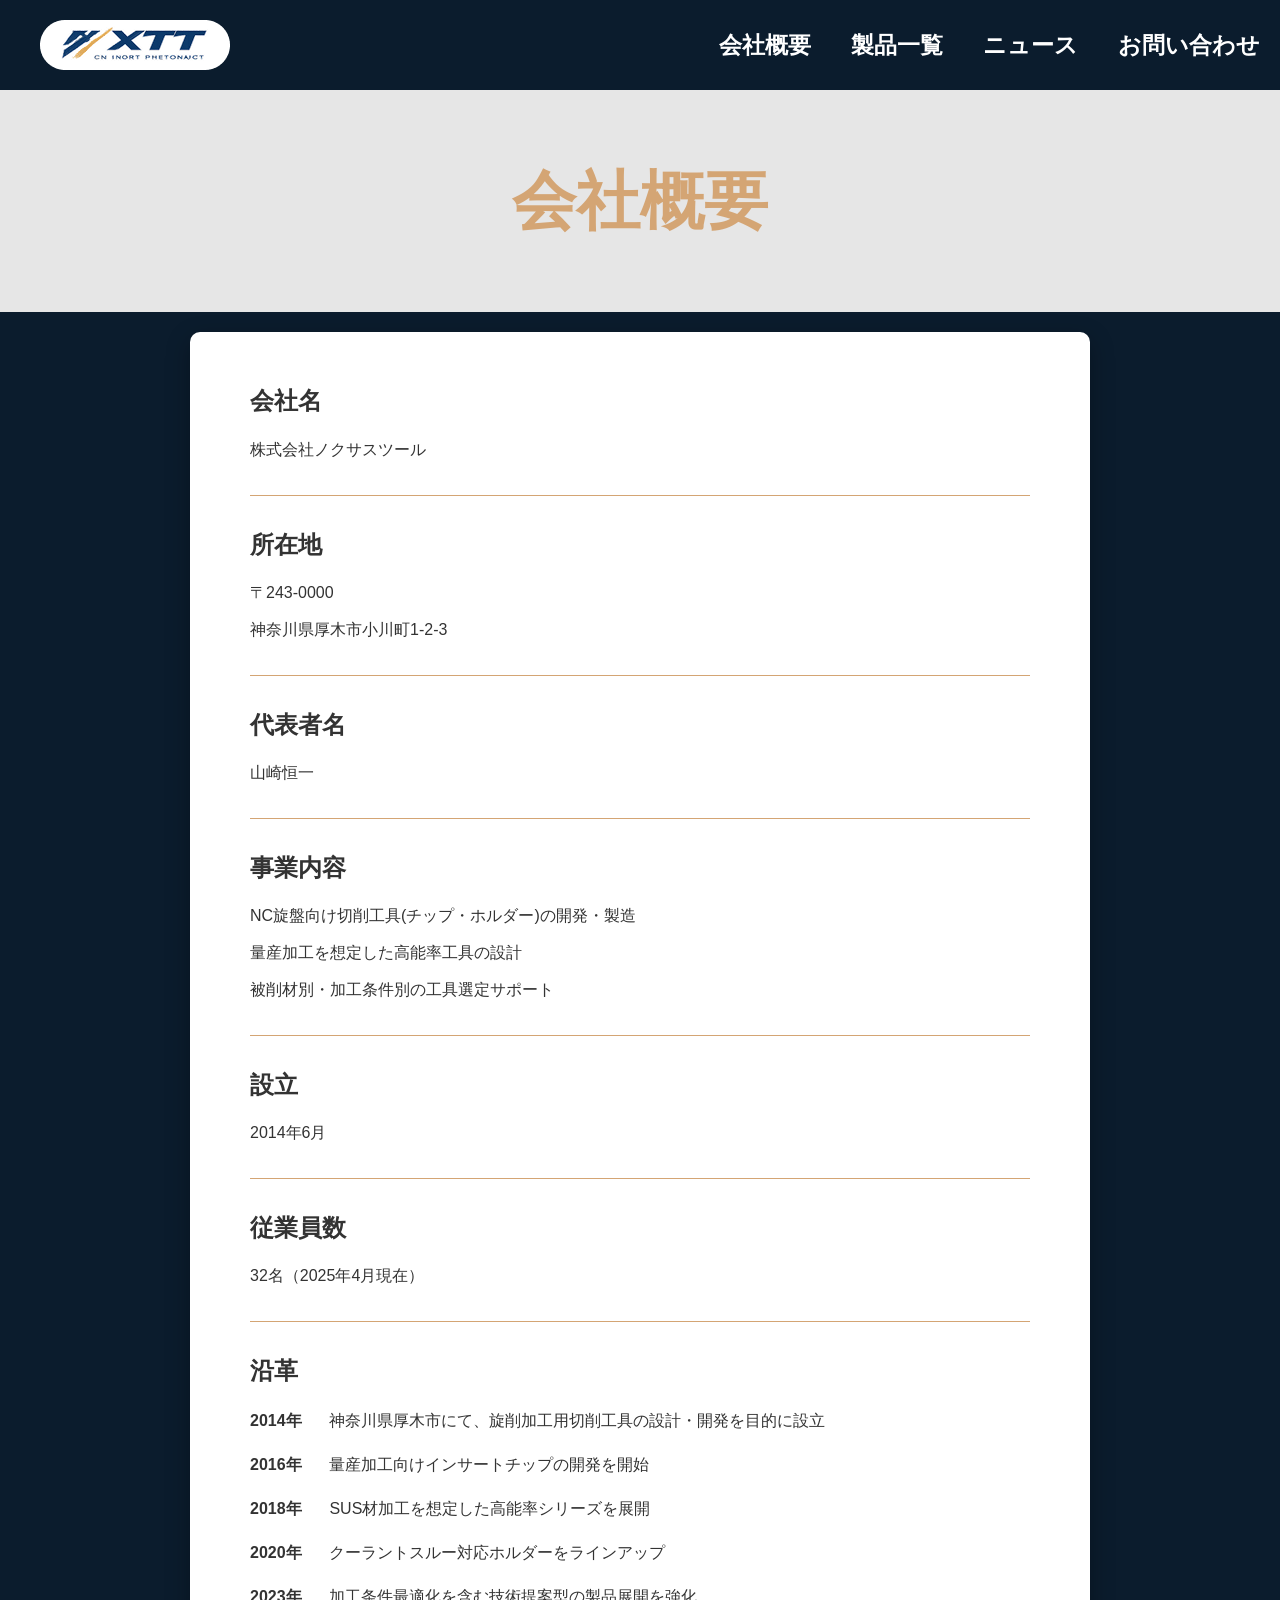
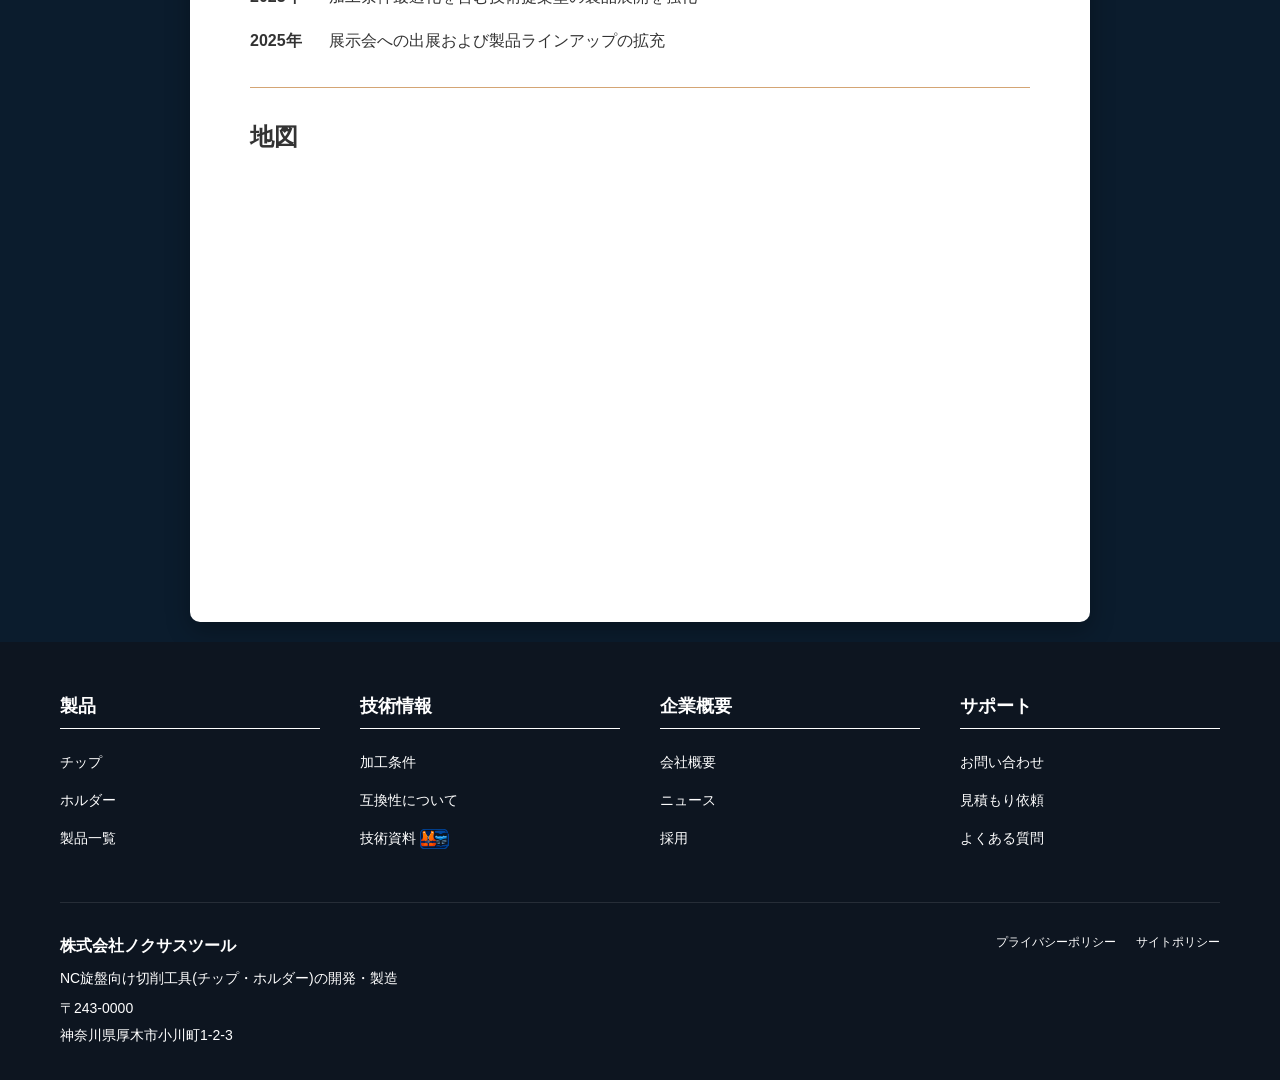
<file: kaisyagaiyou.html>
<!DOCTYPE html>
<html lang="ja">

<head>
  <meta charset="UTF-8" />
  <meta name="viewport" content="width=device-width, initial-scale=1.0" />
  <meta name="robots" content="noindex">
  <title>会社概要</title>
  <link rel="icon" type="image/png" href="image/favcon.png">
  <link rel="preconnect" href="https://fonts.googleapis.com" />
  <link rel="preconnect" href="https://fonts.gstatic.com" crossorigin />
  <link href="https://fonts.googleapis.com/css2?family=Inter:wght@900&display=swap" rel="stylesheet" />
  <link rel="stylesheet" href="styles.css?v=1" />
</head>

<body>
  <header class="header">
    <div class="header-container">
      <div class="logo-container">
        <a href="top.html" class="logo-link">
          <div class="logo-box">
            <img src="image/rogo.png" alt="XTT ロゴ" class="logo-image" />
          </div>
        </a>
      </div>
      <!-- ハンバーガーボタン（レスポンシブ版のみ表示） -->
      <button class="hamburger" aria-label="メニューを開く">
        <span></span>
        <span></span>
        <span></span>
      </button>
      <!-- PC版ナビゲーション -->
      <nav class="header-nav">
        <ul>
          <li><a href="kaisyagaiyou.html" class="nav-link">会社概要</a></li>
          <li><a href="hyou.html" class="nav-link">製品一覧</a></li>
          <li><a href="top.html#news" class="nav-link">ニュース</a></li>
          <li><a href="toiawase.html" class="nav-link">お問い合わせ</a></li>
        </ul>
      </nav>
    </div>
  </header>

  <!-- メニューオーバーレイ（レスポンシブ版のみ） -->
  <div class="nav-overlay">
    <button class="nav-close" aria-label="メニューを閉じる">×</button>
    <nav class="nav-menu">
      <ul>
        <li><a href="kaisyagaiyou.html" class="nav-menu-link">会社概要</a></li>
        <li><a href="hyou.html" class="nav-menu-link">製品一覧</a></li>
        <li><a href="top.html#news" class="nav-menu-link">ニュース</a></li>
        <li><a href="toiawase.html" class="nav-menu-link">お問い合わせ</a></li>
      </ul>
    </nav>
  </div>

  <section class="about-title-section">
    <div class="about-title-container">
      <h1 class="about-title" data-animation="fade-in">会社概要</h1>
    </div>
  </section>

  <main class="main-content about-main">
    <div class="about-container">
      <div class="about-content-box">
        <div class="about-section" data-animation="fade-up" data-delay="0">
          <h2 class="about-section-title">会社名</h2>
          <p class="about-section-text">株式会社ノクサスツール</p>
        </div>

        <div class="about-divider"></div>

        <div class="about-section" data-animation="fade-up" data-delay="50">
          <h2 class="about-section-title">所在地</h2>
          <p class="about-section-text">〒243-0000</p>
          <p class="about-section-text">神奈川県厚木市小川町1-2-3</p>
        </div>

        <div class="about-divider"></div>

        <div class="about-section" data-animation="fade-up" data-delay="100">
          <h2 class="about-section-title">代表者名</h2>
          <p class="about-section-text">山崎恒一</p>
        </div>

        <div class="about-divider"></div>

        <div class="about-section" data-animation="fade-up" data-delay="150">
          <h2 class="about-section-title">事業内容</h2>
          <p class="about-section-text">
            NC旋盤向け切削工具(チップ・ホルダー)の開発・製造
          </p>
          <p class="about-section-text">量産加工を想定した高能率工具の設計</p>
          <p class="about-section-text">
            被削材別・加工条件別の工具選定サポート
          </p>
        </div>

        <div class="about-divider"></div>

        <div class="about-section" data-animation="fade-up" data-delay="200">
          <h2 class="about-section-title">設立</h2>
          <p class="about-section-text">2014年6月</p>
        </div>

        <div class="about-divider"></div>

        <div class="about-section" data-animation="fade-up" data-delay="250">
          <h2 class="about-section-title">従業員数</h2>
          <p class="about-section-text">32名（2025年4月現在）</p>
        </div>

        <div class="about-divider"></div>

        <div class="about-section" data-animation="fade-up" data-delay="300">
          <h2 class="about-section-title">沿革</h2>
          <div class="about-history">
            <p class="about-history-item">
              <span class="about-year">2014年</span>
              神奈川県厚木市にて、旋削加工用切削工具の設計・開発を目的に設立
            </p>
            <p class="about-history-item">
              <span class="about-year">2016年</span>
              量産加工向けインサートチップの開発を開始
            </p>
            <p class="about-history-item">
              <span class="about-year">2018年</span>
              SUS材加工を想定した高能率シリーズを展開
            </p>
            <p class="about-history-item">
              <span class="about-year">2020年</span>
              クーラントスルー対応ホルダーをラインアップ
            </p>
            <p class="about-history-item">
              <span class="about-year">2023年</span>
              加工条件最適化を含む技術提案型の製品展開を強化
            </p>
            <p class="about-history-item">
              <span class="about-year">2025年</span>
              展示会への出展および製品ラインアップの拡充
            </p>
          </div>
        </div>

        <div class="about-divider"></div>

        <div class="about-section" data-animation="fade-up" data-delay="350">
          <h2 class="about-section-title">地図</h2>
          <div class="map-box">
            <iframe class="about-map"
              src="https://www.google.com/maps/embed?pb=!1m18!1m12!1m3!1d3205.449477655347!2d139.87507637579085!3d36.54327388214049!2m3!1f0!2f0!3f0!3m2!1i1024!2i768!4f13.1!3m3!1m2!1s0x601f67d1159610b7%3A0x63855ee192dd2e8a!2zU0hJTkJJ44OH44K244Kk44Oz44K544Kv44O844Or!5e0!3m2!1sja!2sjp!4v1767666949339!5m2!1sja!2sjp"
              allowfullscreen="" loading="lazy"
              referrerpolicy="no-referrer-when-downgrade"></iframe>
          </div>
        </div>
      </div>
    </div>
  </main>

  <footer class="footer">
    <div class="footer-container">
      <div class="footer-columns">
        <div class="footer-column">
          <h3 class="footer-heading">製品</h3>
          <ul class="footer-list">
            <li><a href="#">チップ</a></li>
            <li><a href="#">ホルダー</a></li>
            <li><a href="#">製品一覧</a></li>
          </ul>
        </div>
        <div class="footer-column">
          <h3 class="footer-heading">技術情報</h3>
          <ul class="footer-list">
            <li><a href="#">加工条件</a></li>
            <li><a href="#">互換性について</a></li>
            <li>
              <a href="#">技術資料
                <span class="pdf-text"><img src="image/pfdマーク.png" alt="PDFマーク" class="pdf-icon" /></span></a>
            </li>
          </ul>
        </div>
        <div class="footer-column">
          <h3 class="footer-heading">企業概要</h3>
          <ul class="footer-list">
            <li><a href="#">会社概要</a></li>
            <li><a href="#">ニュース</a></li>
            <li><a href="#">採用</a></li>
          </ul>
        </div>
        <div class="footer-column">
          <h3 class="footer-heading">サポート</h3>
          <ul class="footer-list">
            <li><a href="#">お問い合わせ</a></li>
            <li><a href="#">見積もり依頼</a></li>
            <li><a href="#">よくある質問</a></li>
          </ul>
        </div>
      </div>
      <div class="footer-bottom">
        <div class="footer-company-info">
          <p class="company-name">株式会社ノクサスツール</p>
          <p class="company-description">
            NC旋盤向け切削工具(チップ・ホルダー)の開発・製造
          </p>
          <p class="company-address">〒243-0000</p>
          <p class="company-address">神奈川県厚木市小川町1-2-3</p>
        </div>
        <div class="footer-links">
          <a href="#">プライバシーポリシー</a>
          <a href="#">サイトポリシー</a>
        </div>
      </div>
    </div>
  </footer>
  <script src="script.js"></script>
</body>

</html>
</file>
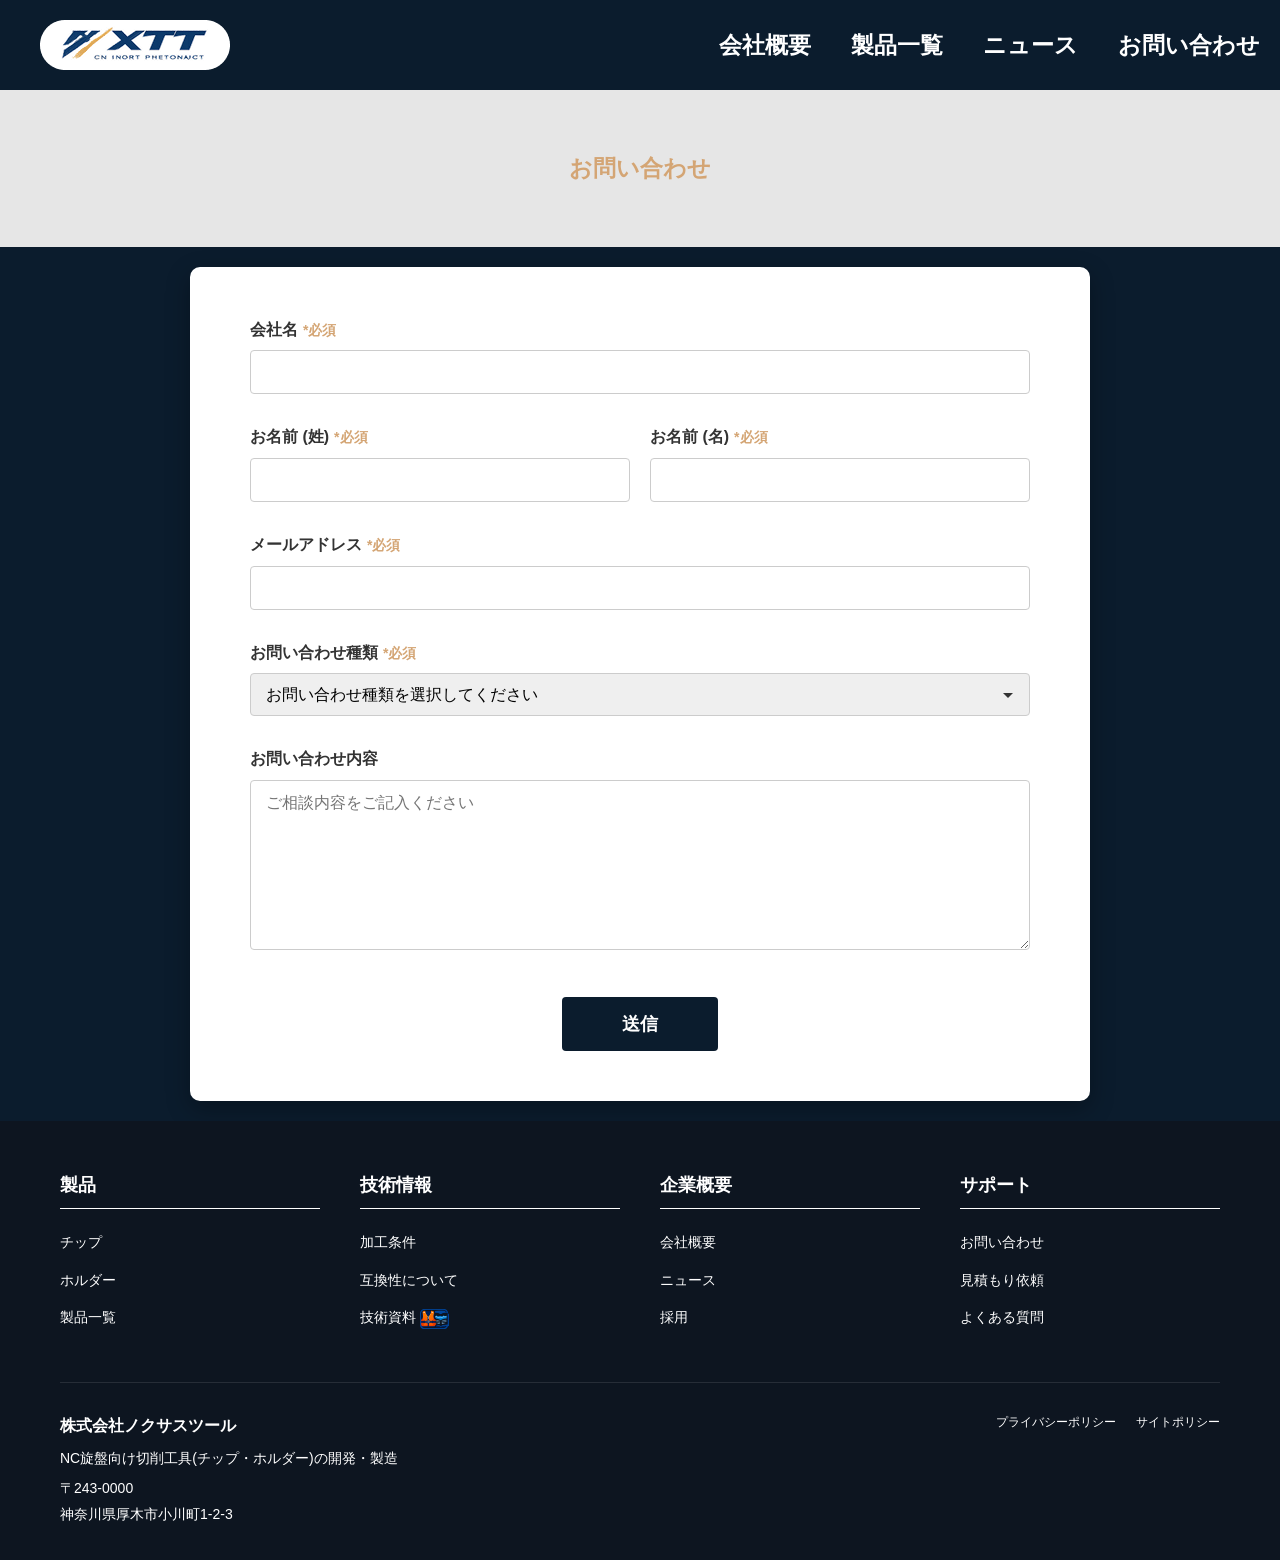
<file: toiawase.html>
<!DOCTYPE html>
<html lang="ja">
<head>
    <meta charset="UTF-8">
    <meta name="viewport" content="width=device-width, initial-scale=1.0">
    <meta name="robots" content="noindex">
    <title>お問い合わせ</title>
    <link rel="icon" type="image/png" href="image/favcon.png">
    <link rel="preconnect" href="https://fonts.googleapis.com">
    <link rel="preconnect" href="https://fonts.gstatic.com" crossorigin>
    <link href="https://fonts.googleapis.com/css2?family=Inter:wght@900&display=swap" rel="stylesheet">
    <link rel="stylesheet" href="styles.css?v=1">
</head>
<body>
    <header class="header">
        <div class="header-container">
            <div class="logo-container">
                <a href="top.html" class="logo-link">
                    <div class="logo-box">
                        <img src="image/rogo.png" alt="XTT ロゴ" class="logo-image">
                    </div>
                </a>
            </div>
            <!-- ハンバーガーボタン（レスポンシブ版のみ表示） -->
            <button class="hamburger" aria-label="メニューを開く">
                <span></span>
                <span></span>
                <span></span>
            </button>
            <!-- PC版ナビゲーション -->
            <nav class="header-nav">
                <ul>
                    <li><a href="kaisyagaiyou.html" class="nav-link">会社概要</a></li>
                    <li><a href="hyou.html" class="nav-link">製品一覧</a></li>
                    <li><a href="top.html#news" class="nav-link">ニュース</a></li>
                    <li><a href="toiawase.html" class="nav-link">お問い合わせ</a></li>
                </ul>
            </nav>
        </div>
    </header>

    <!-- メニューオーバーレイ（レスポンシブ版のみ） -->
    <div class="nav-overlay">
        <button class="nav-close" aria-label="メニューを閉じる">×</button>
        <nav class="nav-menu">
            <ul>
                <li><a href="kaisyagaiyou.html" class="nav-menu-link">会社概要</a></li>
                <li><a href="hyou.html" class="nav-menu-link">製品一覧</a></li>
                <li><a href="top.html#news" class="nav-menu-link">ニュース</a></li>
                <li><a href="toiawase.html" class="nav-menu-link">お問い合わせ</a></li>
            </ul>
        </nav>
    </div>

    <section class="contact-title-section">
        <div class="contact-title-container">
            <h1 class="contact-title" data-animation="fade-in">お問い合わせ</h1>
            </div>
        </section>

    <main class="main-content contact-main">
        <div class="contact-container">
            <div class="contact-form-box">
                <form class="contact-form" action="#" method="post">
                    <div class="form-group" data-animation="fade-up" data-delay="0">
                        <label for="company" class="form-label">
                            会社名<span class="required">*必須</span>
                        </label>
                        <input type="text" id="company" name="company" class="form-input" required>
            </div>

                    <div class="form-row">
                        <div class="form-group form-group-half" data-animation="fade-up" data-delay="50">
                            <label for="lastname" class="form-label">
                                お名前 (姓)<span class="required">*必須</span>
                            </label>
                            <input type="text" id="lastname" name="lastname" class="form-input" required>
            </div>
                        <div class="form-group form-group-half" data-animation="fade-up" data-delay="100">
                            <label for="firstname" class="form-label">
                                お名前 (名)<span class="required">*必須</span>
                            </label>
                            <input type="text" id="firstname" name="firstname" class="form-input" required>
                </div>
            </div>

                    <div class="form-group" data-animation="fade-up" data-delay="150">
                        <label for="email" class="form-label">
                            メールアドレス<span class="required">*必須</span>
                        </label>
                        <input type="email" id="email" name="email" class="form-input" required>
            </div>

                    <div class="form-group" data-animation="fade-up" data-delay="200">
                        <label for="inquiry-type" class="form-label">
                            お問い合わせ種類<span class="required">*必須</span>
                        </label>
                        <select id="inquiry-type" name="inquiry-type" class="form-select" required>
                            <option value="">お問い合わせ種類を選択してください</option>
                            <option value="quotation">見積もり依頼</option>
                            <option value="conditions">加工条件について</option>
                            <option value="compatibility">チップ/ホルダーの互換性</option>
                            <option value="documents">技術資料の請求</option>
                            <option value="other">その他</option>
                        </select>
                    </div>

                    <div class="form-group" data-animation="fade-up" data-delay="250">
                        <label for="message" class="form-label">お問い合わせ内容</label>
                        <textarea id="message" name="message" class="form-textarea" rows="8" placeholder="ご相談内容をご記入ください"></textarea>
                    </div>

                    <div class="form-submit">
                        <button type="submit" class="submit-button">送信</button>
                    </div>
                </form>
            </div>
        </div>
    </main>

    <footer class="footer">
        <div class="footer-container">
            <div class="footer-columns">
                <div class="footer-column">
                    <h3 class="footer-heading">製品</h3>
                    <ul class="footer-list">
                        <li><a href="#">チップ</a></li>
                        <li><a href="#">ホルダー</a></li>
                        <li><a href="#">製品一覧</a></li>
                    </ul>
                </div>
                <div class="footer-column">
                    <h3 class="footer-heading">技術情報</h3>
                    <ul class="footer-list">
                        <li><a href="#">加工条件</a></li>
                        <li><a href="#">互換性について</a></li>
                        <li><a href="#">技術資料 <span class="pdf-text"><img src="image/pfdマーク.png" alt="PDFマーク" class="pdf-icon"></span></a></li>
                    </ul>
                </div>
                <div class="footer-column">
                    <h3 class="footer-heading">企業概要</h3>
                    <ul class="footer-list">
                        <li><a href="#">会社概要</a></li>
                        <li><a href="#">ニュース</a></li>
                        <li><a href="#">採用</a></li>
                    </ul>
                </div>
                <div class="footer-column">
                    <h3 class="footer-heading">サポート</h3>
                    <ul class="footer-list">
                        <li><a href="#">お問い合わせ</a></li>
                        <li><a href="#">見積もり依頼</a></li>
                        <li><a href="#">よくある質問</a></li>
                    </ul>
                </div>
            </div>
            <div class="footer-bottom">
                <div class="footer-company-info">
                    <p class="company-name">株式会社ノクサスツール</p>
                    <p class="company-description">NC旋盤向け切削工具(チップ・ホルダー)の開発・製造</p>
                    <p class="company-address">〒243-0000</p>
                    <p class="company-address">神奈川県厚木市小川町1-2-3</p>
                </div>
                <div class="footer-links">
                    <a href="#">プライバシーポリシー</a>
                    <a href="#">サイトポリシー</a>
                </div>
            </div>
        </div>
    </footer>
    <script src="script.js"></script>
</body>
</html>
</file>
<file: styles.css>
@charset "UTF-8";
/* リセットとベーススタイル */
* {
    margin: 0;
    padding: 0;
    box-sizing: border-box;
}

body {
    font-family: 'Hiragino Kaku Gothic ProN', 'Hiragino Sans', Meiryo, sans-serif;
    line-height: 1.6;
    
}

/* ヘッダー */
:root {
    --header-height: 140px;
}

.header {
    background-color: #0B1C2D;
    position: sticky;
    top: 0;
    z-index: 1000;
   /*  height: var(--header-height); */
}

/* .hero-banner {
    margin-top: var(--header-height);
} */
/* 
.header {
    background-color: #0B1C2D;
    position: sticky;
    top: 0;
    z-index: 1000;
} */

.header-container {
    max-width: 100%;
    margin: 0 auto;
    padding: 20px 20px;
    display: flex;
    justify-content: space-between;
    align-items: center;
    gap: 60px;
}

.logo-container {
    display: flex;
    align-items: center;
    align-self: flex-start;
    margin-left: 20px;
    margin-top: 0;
    min-width: 0;
}

.logo-link {
    text-decoration: none;
    display: inline-block;
}

.logo-box {
    display: flex;
    align-items: center;
    justify-content: center;
}

.logo-image {
    height: 50px;
    width: auto;
    display: block;
    white-space: nowrap;
}

.header-nav {
    display: flex;
    align-items: center;
    min-width: 0;
}

.header-nav ul {
    display: flex;
    list-style: none;
    gap: 40px;
    margin: 0;
    padding: 0;
    align-items: center;
}

.nav-link {
    color: #ffffff;
    text-decoration: none;
    font-family: 'Inter', sans-serif;
    font-weight: 900;
    font-size: 23px;
    line-height: normal;
    letter-spacing: 0;
    white-space: nowrap;
    /* transition: opacity 0.3s ease; */
}

.nav-link:hover {
    opacity: 0.8;
}

/* メインコンテンツ */
.main-content {
    padding-top: var(--header-height);
    /* min-height: calc(100vh - 400px);
    background-color: #f5f5f5;
    color: #333; */
}

/* TOPページ用メインコンテンツ */
.main-content:not(:has(.table-container)) {
    padding: 20px;
}

/* チップ表 */
.main-content:has(.table-container) {
    background-color: #ffffff;
    padding: 60px 20px;
}

.table-container {
    max-width: 1400px;
    margin: 0 auto;
    background-color: #ffffff;
    padding: 40px;
    border-radius: 8px;
    box-shadow: 0 2px 8px rgba(0, 0, 0, 0.1);
}

.table-title {
    font-size: 32px;
    font-weight: bold;
    color: #0B1C2D;
    margin-bottom: 30px;
    text-align: center;
}

.chip-table {
    width: 100%;
    border-collapse: collapse;
    margin-top: 20px;
}

.chip-table thead {
    background-color: #0B1C2D;
    color: #ffffff;
}

.chip-table th {
    padding: 15px;
    text-align: left;
    font-weight: bold;
    font-size: 16px;
    border-bottom: 2px solid #ffffff;
}

.chip-table td {
    padding: 15px;
    border-bottom: 1px solid #e0e0e0;
    font-size: 14px;
}

/* 加工形式セルのツールチップ */
.chip-type-cell {
    position: relative;
    cursor: help;
}

.chip-tooltip {
    position: absolute;
    bottom: calc(100% + 10px);
    left: 50%;
    transform: translateX(-50%);
    background-color: #333;
    color: #fff;
    padding: 12px 16px;
    border-radius: 6px;
    font-size: 12px;
    opacity: 0;
    visibility: hidden;
    pointer-events: none;
    z-index: 1000;
    box-shadow: 0 4px 12px rgba(0, 0, 0, 0.3);
    transition: opacity 0.3s ease, visibility 0.3s ease;
    max-width: 400px;
    min-width: 200px;
    text-align: left;
    line-height: 1.6;
}

.chip-tooltip::after {
    content: '';
    position: absolute;
    top: 100%;
    left: 50%;
    transform: translateX(-50%);
    border: 6px solid transparent;
    border-top-color: #333;
}

.chip-tooltip ul {
    margin: 0;
    padding: 0;
    padding-left: 20px;
    list-style-type: disc;
}

.chip-tooltip li {
    margin: 4px 0;
    padding: 0;
}

.chip-type-cell:hover .chip-tooltip {
    opacity: 1;
    visibility: visible;
}

.chip-table tbody tr:nth-child(even) {
    background-color: #e7e7e7;
}

.chip-table tbody tr:nth-child(odd) {
    background-color: #ffffff;
}

.chip-table tbody tr:hover {
    background-color: #e8f0f5;
}

.chip-table tbody tr {
    cursor: pointer;
    transition: background-color 0.2s ease;
}

.chip-table tbody tr:last-child td {
    border-bottom: none;
}

.chip-image {
    width: 80px;
    height: auto;
    display: block;
    margin: 0 auto;
}

/* ブレーカー説明欄 */
.breaker-explanation {
    margin-top: 40px;
    padding: 30px;
    background-color: #f9f9f9;
    border-radius: 8px;
    border: 1px solid #e0e0e0;
}

.explanation-title {
    font-size: 24px;
    font-weight: bold;
    color: #0B1C2D;
    margin-bottom: 20px;
    text-align: center;
}

.explanation-grid {
    display: grid;
    grid-template-columns: repeat(auto-fit, minmax(280px, 1fr));
    gap: 25px;
    margin-top: 20px;
}

/* チップページ：2×2のグリッド */
.chip-explanation .explanation-grid {
    grid-template-columns: repeat(2, 1fr);
}

/* ホルダーページ：横に3つ並べる */
.holder-explanation .explanation-grid {
    grid-template-columns: repeat(3, 1fr);
}

.explanation-item {
    display: flex;
    flex-direction: column;
    gap: 12px;
    padding: 20px;
    background-color: #ffffff;
    border-radius: 8px;
    border-left: 4px solid #0B1C2D;
    box-shadow: 0 2px 4px rgba(0, 0, 0, 0.1);
}

.breaker-code {
    font-size: 23px;
    font-weight: bold;
    color: #0B1C2D;
    text-align: center;
    padding: 10px 15px;
    background-color: #e8f0f5;
    border-radius: 4px;
    width: fit-content;
    align-self: flex-start;
}

.breaker-desc {
    font-size: 18px;
    font-weight: bold;
    color: #0B1C2D;
    margin-top: 4px;
}

.breaker-range {
    font-size: 14px;
    color: #666;
    padding: 8px 12px;
    background-color: #f5f5f5;
    border-radius: 4px;
    font-family: 'Courier New', monospace;
    border-left: 3px solid #0B1C2D;
}

.breaker-feature {
    font-size: 14px;
    color: #333;
    line-height: 1.6;
    padding: 10px 0;
}

.breaker-use {
    font-size: 14px;
    color: #0B1C2D;
    font-weight: 600;
    padding-top: 8px;
    border-top: 1px solid #e0e0e0;
}

/* フッター */
.footer {
    background-color: #0d1520;
    padding: 50px 0 30px;
}

.footer-container {
    max-width: 1200px;
    margin: 0 auto;
    padding: 0 20px;
}

.footer-columns {
    display: grid;
    grid-template-columns: repeat(4, 1fr);
    gap: 40px;
    margin-bottom: 40px;
}

.footer-column {
    display: flex;
    flex-direction: column;
}

.footer-heading {
    font-size: 18px;
    font-weight: bold;
    margin-bottom: 20px;
    color: #ffffff;
    border-bottom: 1px solid #ffffff;
    padding-bottom: 8px;
}

.footer-list {
    list-style: none;
}

.footer-list li {
    margin-bottom: 12px;
}

.footer-list a {
    color: #ffffff;
    text-decoration: none;
    font-size: 14px;
    transition: opacity 0.3s ease;
}

.footer-list a:hover {
    opacity: 0.8;
}

.pdf-text {
    color: #ff0000;
}

.pdf-icon {
    height: 20px;
    width: auto;
    vertical-align: middle;
}

.footer-bottom {
    display: flex;
    justify-content: space-between;
    align-items: flex-start;
    padding-top: 30px;
    border-top: 1px solid rgba(255, 255, 255, 0.1);
}

.footer-company-info {
    flex: 1;
}

.company-name {
    font-size: 16px;
    font-weight: bold;
    margin-bottom: 8px;
    color: #ffffff;
}

.company-description {
    font-size: 14px;
    margin-bottom: 8px;
    color: #ffffff;
}

.company-address {
    font-size: 14px;
    color: #ffffff;
    margin-bottom: 4px;
}

.footer-links {
    display: flex;
    gap: 20px;
    font-size: 12px;
}

.footer-links a {
    color: #ffffff;
    text-decoration: none;
    transition: opacity 0.3s ease;
}

.footer-links a:hover {
    opacity: 0.8;
}

/* レスポンシブ対応 */
@media (max-width: 1024px) {
    .header-container {
        padding: 30px 40px;
        gap: 40px;
    }

    .header-nav ul {
        gap: 100px;
    }

    .nav-link {
        font-size: 18px;
    }
}

@media (max-width: 768px) {
    :root {
        --header-height: 120px;
        /* 実測に合わせる */
    }


    .header {
        height: auto;
    }

    .header-container {
        flex-direction: row;
        flex-wrap: nowrap;
        gap: 20px;
        padding: 15px 20px;
        align-items: center;
    }

    .logo-image {
        height: 30px;
    }

    .header-nav ul {
        flex-wrap: wrap;
        justify-content: center;
        gap: 20px;
    }

    .nav-link {
        font-size: 16px;
    }

    /* メインコンテンツ */
/*     .main-content {
        padding-top: 80px;
    } */

    .main-content:has(.table-container) {
        padding: 0 15px;
    }

    /* 製品一覧テーブル対応 */
    .table-container {
        padding: 20px;
        overflow-x: auto;
    }

    .table-title {
        font-size: 24px;
        margin-bottom: 20px;
    }

    .product-nav-section {
        padding: 15px 0;
    }

    .product-nav-container {
        flex-direction: column;
        gap: 10px;
        padding: 0 15px;
    }

    .product-nav-button {
        width: 100%;
        padding: 10px 20px;
        font-size: 16px;
        text-align: center;
    }

    .chip-table {
        min-width: 600px;
        font-size: 12px;
    }

    .chip-table th {
        padding: 10px;
        font-size: 13px;
    }

    .chip-table td {
        padding: 10px;
        font-size: 12px;
    }

    .search-filter-explanation {
        padding: 15px;
    }

    .search-filter-explanation .explanation-title {
        font-size: 18px;
    }

    .search-filter-explanation .explanation-content {
        font-size: 13px;
    }

    .search-filter-section {
        padding: 15px;
    }

    .filter-group {
        flex-direction: column;
    }

    .filter-select {
        width: 100%;
        min-width: 100%;
    }

    .result-count {
        text-align: left;
        margin-top: 10px;
    }

    .chip-image {
        width: 60px;
    }

    /* ブレーカー説明セクション */
    .breaker-explanation {
        margin-top: 30px;
        padding: 20px;
    }

    .explanation-title {
        font-size: 23px;
        margin-bottom: 15px;
    }

    .explanation-grid {
        grid-template-columns: 1fr;
        gap: 20px;
    }

    .breaker-code {
        font-size: 18px;
        padding: 8px 12px;
    }

    .breaker-desc {
        font-size: 16px;
    }

    .breaker-range {
        font-size: 12px;
        padding: 6px 10px;
    }

    .breaker-feature {
        font-size: 13px;
    }

    .breaker-use {
        font-size: 13px;
    }

    .footer {
        padding: 40px 0 20px;
    }

    .footer-container {
        padding: 0 15px;
    }

    .footer-columns {
        grid-template-columns: repeat(2, 1fr);
        gap: 30px;
    }

    .footer-heading {
        font-size: 16px;
    }

    .footer-list a {
        font-size: 13px;
    }

    .footer-bottom {
        flex-direction: column;
        gap: 20px;
    }

    .footer-links {
        flex-direction: column;
        gap: 10px;
    }

    .company-name {
        font-size: 14px;
    }

    .company-description,
    .company-address {
        font-size: 13px;
    }
}

@media (max-width: 480px) {
    .header-container {
        flex-direction: row;
        flex-wrap: nowrap;
        padding: 20px 15px;
        gap: 15px;
        align-items: center;
    }

    .logo-image {
        height: 25px;
    }

    .header-nav ul {
        gap: 15px;
    }

    .nav-link {
        font-size: 14px;
    }

    .footer {
        padding: 30px 0 15px;
    }

    .footer-columns {
        grid-template-columns: 1fr;
        gap: 25px;
    }

    .footer-heading {
        font-size: 15px;
        margin-bottom: 15px;
    }

    .footer-list li {
        margin-bottom: 10px;
    }

    .footer-list a {
        font-size: 12px;
    }

    .company-name {
        font-size: 13px;
    }

    .company-description,
    .company-address {
        font-size: 12px;
    }

    .footer-links {
        font-size: 11px;
    }
}

/* TOPページ専用スタイル */
/* ヒーローバナー */
.hero-banner-section {
    margin: -20px -20px 0 -20px;
    width: calc(100% + 40px);
}

.image-text {
    position: relative;
    width: 100%;
    padding: 0;
}

.image-text-img {
    width: 100%;
    display: block;
}

.image-text-caption {
    position: absolute;
    top: 20px;
    left: 20px;
    color: #c0c0c0;
    font-size: 30px;
    font-weight: bold;
    text-align: left;
    text-shadow: 2px 2px 4px rgba(0, 0, 0, 0.5);
}

.hero-banner {
    background-image: url('image/量産.jpg');
    background-size: cover;
    background-position: center;
    background-repeat: no-repeat;
    position: relative;
    margin: 0 -20px;
    width: calc(100% + 40px);
    height: 300px;
    display: flex;
    align-items: center;
    justify-content: center;
}

.hero-banner::before {
    content: '';
    position: absolute;
    top: 0;
    left: 0;
    width: 100%;
    height: 100%;
    z-index: 1;
}

.hero-banner h1 {
    position: relative;
    z-index: 2;
    font-size: 48px;
    font-weight: bold;
    color: #ffffff;
    text-align: center;
    text-shadow: 2px 2px 4px rgba(0, 0, 0, 0.5);
    padding: 0 20px;
}

.hero-image {
    width: 100%;
    height: 500px;
    display: block;
    position: relative;
    overflow: hidden;
}

.hero-bg {
    width: 100%;
    height: 100%;
    display: block;
    object-fit: cover;
}

.hero-overlay {
    position: absolute;
    top: 0;
    left: 0;
    width: 100%;
    height: 100%;
    background: linear-gradient(to bottom, rgba(11, 28, 45, 0.6), rgba(11, 28, 45, 0.8));
    display: flex;
    align-items: center;
    justify-content: center;
}

.hero-title {
    font-size: 48px;
    font-weight: bold;
    color: #ffffff;
    text-align: center;
    text-shadow: 2px 2px 4px rgba(0, 0, 0, 0.5);
    padding: 0 20px;
}

/* 展示告知セクション */


.exhibition-container {
    width: 100%;
    margin: 0 auto;
    display: flex;
    align-items: center;
    justify-content: space-between;
    gap: 40px;
}

.exhibition-left {
    flex: 1;
    display: flex;
    flex-direction: column;
    align-items: flex-start;
    gap: 15px;
}

.exhibition-image {
    width: 100%;
    height: auto;
    display: block;
}

.exhibition-text {
    color: #ff0000;
    font-size: 24px;
    font-weight: bold;
}

.exhibition-right {
    flex: 1;
    display: flex;
    justify-content: center;
    align-items: center;
}

.exhibition-chip {
    max-width: 200px;
    height: auto;
}

/* セクションヘッダー */
.section-header {
    text-align: center;
    padding: 60px 20px 40px;
    background-color: #0B1C2D;
}

.section-title {
    font-size: 48px;
    font-weight: bold;
    color: #0B1C2D;
    margin-bottom: 10px;
}

.section-header .section-title {
    color: #ffffff;
}

.section-subtitle {
    font-size: 24px;
    color: #87ceeb;
    font-weight: normal;
}

/* チップ・ホルダーセクション */
.chips-section,
.holders-section {
    background-color: #0B1C2D;
    padding-bottom: 60px;
}

.products-grid {
    max-width: 1200px;
    margin: 0 auto;
    padding: 0 20px;
    display: grid;
    grid-template-columns: repeat(3, 1fr);
    gap: 30px;
}

.product-card {
    background-color: #ffffff;
    border-radius: 8px;
    padding: 30px;
    text-align: center;
    box-shadow: 0 4px 8px rgba(0, 0, 0, 0.2);
}

.product-image {
    width: 100%;
    max-width: 200px;
    height: auto;
    margin-bottom: 20px;
}

.product-title {
    font-size: 24px;
    font-weight: bold;
    color: #0B1C2D;
    margin-bottom: 15px;
}

.product-features {
    list-style: none;
    padding: 0;
    margin: 0;
    text-align: left;
}

.product-features li {
    font-size: 16px;
    color: #333;
    margin-bottom: 8px;
    padding-left: 20px;
    position: relative;
}

.product-features li::before {
    content: "•";
    position: absolute;
    left: 0;
    color: #0B1C2D;
    font-weight: bold;
}

/* ニュースセクション */
.news-section {
    background-color: #928686;
    padding: 60px 20px;
    margin: 100px auto;
}

.news-section .section-title {
    text-align: center;
    font-size: 48px;
    font-weight: bold;
    color: #0B1C2D;
    margin-bottom: 40px;
}

.news-grid {
    max-width: 1200px;
    margin: 0 auto;
    display: grid;
    grid-template-columns: repeat(3, 1fr);
    gap: 30px;
}

.news-card {
    background-color: #ffffff;
    border-radius: 8px;
    overflow: hidden;
    box-shadow: 0 4px 8px rgba(0, 0, 0, 0.2);
}

.news-image {
    width: 100%;
    height: 200px;
    object-fit: cover;
}

.news-content {
    padding: 20px;
}

.news-text {
    font-size: 14px;
    color: #333;
    line-height: 1.8;
    margin: 0;
}

/* レスポンシブ対応 - TOPページ */
@media (max-width: 1024px) {
    .hero-banner {
        height: 400px;
    }

    .hero-banner h1 {
        font-size: 40px;
    }

    .hero-image {
        height: 400px;
    }

    .hero-title {
        font-size: 40px;
    }
}

@media (max-width: 768px) {
    .hero-banner {
        height: 300px;
    }

    .hero-banner h1 {
        font-size: 28px;
        padding: 0 15px;
    }

    .image-text-caption {
        font-size: 15px;
        top: 10px;
        left: 15px;
    }

    .hero-image {
        height: 300px;
    }

    .hero-title {
        font-size: 28px;
        padding: 0 15px;
    }

    .exhibition-container {
        flex-direction: column;
    }

/*     .exhibition-section {
        padding: 20px 15px;
    } */

    .section-header {
        padding: 40px 15px 30px;
    }

    .section-title {
        font-size: 32px;
    }

    .section-subtitle {
        font-size: 23px;
    }

    .products-grid,
    .news-grid {
        grid-template-columns: 1fr;
        gap: 20px;
        padding: 0 15px;
    }

    .product-card {
        padding: 20px;
    }

    .product-title {
        font-size: 23px;
    }

    .news-section {
        padding: 40px 15px;
    }

    .news-section .section-title {
        font-size: 32px;
        margin-bottom: 30px;
    }
}

@media (max-width: 480px) {
    .hero-banner {
        height: 250px;
    }

    .hero-banner h1 {
        font-size: 22px;
        padding: 0 10px;
    }

    .hero-image {
        height: 250px;
    }

    .hero-title {
        font-size: 22px;
        padding: 0 10px;
    }

/*     .exhibition-section {
        padding: 15px 10px;
    } */

    .section-header {
        padding: 30px 10px 20px;
    }

    .section-title {
        font-size: 24px;
    }

    .section-subtitle {
        font-size: 16px;
    }

    .products-grid,
    .news-grid {
        gap: 15px;
        padding: 0 10px;
    }

    .product-card {
        padding: 15px;
    }

    .product-image {
        max-width: 100%;
    }

    .product-title {
        font-size: 18px;
        margin-bottom: 10px;
    }

    .product-features li {
        font-size: 14px;
    }

    .news-section {
        padding: 30px 10px;
    }

    .news-section .section-title {
        font-size: 24px;
        margin-bottom: 20px;
    }

    .news-content {
        padding: 15px;
    }

    .news-text {
        font-size: 12px;
    }
}

/* 会社概要ページ専用スタイル */
/* タイトル帯（レイヤー2） */
.about-title-section {
    width: 100%;
    background-color: #e6e6e6;
    padding: 40px 20px;
}

.about-title-container {
    max-width: 1200px;
    margin: 0 auto;
    padding: 20px 0;
    text-align: center;
}

.about-title {
    font-size: 64px;
    font-weight: bold;
    color: #d4a574;
    margin: 0;
    padding-left: 0;
}

/* ページ本体（レイヤー1） */
.about-main {
    background-color: #0B1C2D;
    padding: 100px 20px;
}

.about-container {
    max-width: 1200px;
    margin: 0 auto;
}

/* 白い情報カード（レイヤー3） */
.about-content-box {
    background-color: #ffffff;
    padding: 50px 60px;
    border-radius: 10px;
    box-shadow: 0 8px 24px rgba(0, 0, 0, 0.3);
    max-width: 900px;
    margin: 0 auto;
}

.about-section {
    margin-bottom: 30px;
}

.about-section:last-child {
    margin-bottom: 0;
}

.about-section-title {
    font-size: 24px;
    font-weight: bold;
    color: #333;
    margin-bottom: 15px;
}

.about-section-text {
    font-size: 16px;
    color: #333;
    line-height: 1.8;
    margin-bottom: 8px;
}

.about-section-text:last-child {
    margin-bottom: 0;
}

.about-divider {
    height: 1px;
    background-color: #d4a574;
    margin: 30px 0;
}

.about-history {
    margin-top: 15px;
}

.about-history-item {
    font-size: 16px;
    color: #333;
    line-height: 2;
    margin-bottom: 12px;
    padding-left: 0;
}

.about-year {
    font-weight: bold;
    color: #333;
    margin-right: 15px;
    display: inline-block;
    min-width: 60px;
}

.map-box {
    width: 100%;
    height: 400px;
    position: relative;
    overflow: hidden;
    margin-top: 15px;
}

.about-map {
    width: 100%;
    height: 100%;
    border: 0;
    display: block;
    position: absolute;
    top: 0;
    left: 0;
}

/* 会社概要ページ レスポンシブ対応 */
@media (max-width: 768px) {
    .about-title-section {
        padding: 30px 0;
    }

    .about-title-container {
        padding: 0 15px;
    }

    .about-title {
        font-size: 48px;
    }

    .about-main {
        padding: 40px 15px;
    }

    .about-content-box {
        padding: 30px 25px;
    }

    .about-section-title {
        font-size: 23px;
    }

    .about-section-text,
    .about-history-item {
        font-size: 14px;
    }
}

@media (max-width: 480px) {
    .about-title-section {
        padding: 20px 0;
    }

    .about-title-container {
        padding: 0 10px;
    }

    .about-title {
        font-size: 23px;
    }

    .about-main {
        padding: 30px 10px;
    }

    .about-content-box {
        padding: 20px 15px;
    }

    .about-section-title {
        font-size: 20px;
    }

    .about-section-text,
    .about-history-item {
        font-size: 13px;
    }

    .about-year {
        font-size: 15px;
    }
}


/* お問い合わせページ専用スタイル */

/* チップ一覧ページ専用スタイル */
/* タイトル帯（レイヤー2） */
.table-title-section {
    width: 100%;
    background-color: #e6e6e6;
   /*  padding: 40px 0; */
}

.table-title-container {
    max-width: 1200px;
    margin: 0 auto;
    padding: 20px 0;
    text-align: center;
}

.table-title {
    font-size: 23px;
    font-weight: bold;
    color: #d4a574;
    margin: 0;
}

/* 製品ナビゲーションボタン */
.product-nav-section {
    width: 100%;
    background-color: #f5f5f5;
    padding: 20px 0;
}

.product-nav-container {
    max-width: 1200px;
    margin: 0 auto;
    display: flex;
    justify-content: center;
    gap: 20px;
    padding: 0 20px;
}

.product-nav-button {
    display: inline-block;
    padding: 12px 40px;
    font-size: 18px;
    font-weight: bold;
    color: #333;
    background-color: #ffffff;
    border: 2px solid #d4a574;
    border-radius: 5px;
    text-decoration: none;
    transition: all 0.3s ease;
    cursor: pointer;
}

.product-nav-button:hover {
    background-color: #d4a574;
    color: #ffffff;
    transform: translateY(-2px);
    box-shadow: 0 4px 8px rgba(0, 0, 0, 0.2);
}

.product-nav-button.active {
    background-color: #d4a574;
    color: #ffffff;
}

.product-nav-button.active:hover {
    background-color: #c0955f;
}

/* ページ本体（レイヤー1） */
.table-main {
    background-color: #0B1C2D;
    padding: 100px 20px;
}

.table-container {
    max-width: 1200px;
    margin: 0 auto;
}

/* 検索・絞り込み説明セクション */
.search-filter-explanation {
    background-color: #f8f8f8;
    padding: 20px;
    border-radius: 8px;
    margin-bottom: 20px;
    border-left: 4px solid #d4a574;
}

.search-filter-explanation .explanation-title {
    font-size: 20px;
    font-weight: bold;
    color: #333;
    margin-bottom: 15px;
}

.search-filter-explanation .explanation-content {
    font-size: 14px;
    color: #666;
    line-height: 1.8;
}

.search-filter-explanation .explanation-content p {
    margin-bottom: 10px;
}

.search-filter-explanation .explanation-content p:last-child {
    margin-bottom: 0;
}

.search-filter-explanation .explanation-content strong {
    color: #333;
    font-weight: bold;
}

/* 検索・絞り込みセクション */
.search-filter-section {
    background-color: #ffffff;
    padding: 20px;
    border-radius: 8px;
    margin-bottom: 30px;
    box-shadow: 0 2px 8px rgba(0, 0, 0, 0.1);
}

.search-box {
    position: relative;
    margin-bottom: 15px;
}

.search-input {
    width: 100%;
    padding: 12px 40px 12px 15px;
    font-size: 16px;
    border: 2px solid #d4a574;
    border-radius: 5px;
    box-sizing: border-box;
    transition: border-color 0.3s ease;
}

.search-input:focus {
    outline: none;
    border-color: #c0955f;
}

.search-clear {
    position: absolute;
    right: 10px;
    top: 50%;
    transform: translateY(-50%);
    background: none;
    border: none;
    font-size: 24px;
    color: #999;
    cursor: pointer;
    padding: 0;
    width: 30px;
    height: 30px;
    display: flex;
    align-items: center;
    justify-content: center;
    transition: color 0.3s ease;
}

.search-clear:hover {
    color: #333;
}

.filter-group {
    display: flex;
    gap: 10px;
    flex-wrap: wrap;
    margin-bottom: 15px;
}

.filter-select {
    flex: 1;
    min-width: 150px;
    padding: 10px 15px;
    font-size: 14px;
    border: 2px solid #d4a574;
    border-radius: 5px;
    background-color: #ffffff;
    cursor: pointer;
    transition: border-color 0.3s ease;
}

.filter-select:focus {
    outline: none;
    border-color: #c0955f;
}

.result-count {
    font-size: 14px;
    color: #666;
    text-align: right;
}

.chip-table tbody tr.hidden {
    display: none;
}

/* 問い合わせページ専用スタイル */
/* タイトル帯（レイヤー2） */
.contact-title-section {
    width: 100%;
    background-color: #e6e6e6;
    padding: 40px 0;
}

.contact-title-container {
    max-width: 1200px;
    margin: 0 auto;
    padding: 20px 0;
    text-align: center;
}

.contact-title {
    font-size: 23px;
    font-weight: bold;
    color: #d4a574;
    margin: 0;
}

/* ページ本体（レイヤー1） */
.contact-main {
    background-color: #0B1C2D;
    padding: 100px 20px;
}

.contact-container {
    max-width: 1200px;
    margin: 0 auto;
}

/* 白いフォームカード（レイヤー3） */
.contact-form-box {
    background-color: #ffffff;
    padding: 50px 60px;
    border-radius: 10px;
    box-shadow: 0 8px 24px rgba(0, 0, 0, 0.3);
    max-width: 900px;
    margin: 0 auto;
}

.contact-form {
    width: 100%;
}

.form-group {
    margin-bottom: 30px;
}

.form-group:last-child {
    margin-bottom: 0;
}

.form-row {
    display: flex;
    gap: 20px;
}

.form-group-half {
    flex: 1;
}

.form-label {
    display: block;
    font-size: 16px;
    font-weight: bold;
    color: #333;
    margin-bottom: 8px;
}

.required {
    color: #d4a574;
    font-size: 14px;
    margin-left: 5px;
}

.form-input,
.form-select,
.form-textarea {
    width: 100%;
    padding: 12px 15px;
    border: 1px solid #ccc;
    border-radius: 4px;
    font-size: 16px;
    font-family: inherit;
    box-sizing: border-box;
}

.form-input:focus,
.form-select:focus,
.form-textarea:focus {
    outline: none;
    border-color: #0B1C2D;
    box-shadow: 0 0 0 2px rgba(11, 28, 45, 0.1);
}

.form-select {
    appearance: none;
    background-image: url("data:image/svg+xml,%3Csvg xmlns='http://www.w3.org/2000/svg' width='12' height='12' viewBox='0 0 12 12'%3E%3Cpath fill='%23333' d='M6 9L1 4h10z'/%3E%3C/svg%3E");
    background-repeat: no-repeat;
    background-position: right 15px center;
    padding-right: 40px;
}

.form-textarea {
    resize: vertical;
    min-height: 150px;
}

.form-submit {
    margin-top: 40px;
    text-align: center;
}

.submit-button {
    background-color: #0B1C2D;
    color: #ffffff;
    padding: 15px 60px;
    border: none;
    border-radius: 4px;
    font-size: 18px;
    font-weight: bold;
    cursor: pointer;
    transition: background-color 0.3s ease;
}

.submit-button:hover {
    background-color: #1a3a5a;
}

/* 問い合わせページ レスポンシブ対応 */
@media (max-width: 768px) {
    .contact-title-section {
        padding: 30px 0;
    }

    .contact-title-container {
        padding: 0 15px;
    }

    .contact-title {
        font-size: 48px;
    }

    .contact-main {
        padding: 40px 15px;
    }

    .contact-form-box {
        padding: 30px 25px;
    }

    .form-row {
        flex-direction: column;
        gap: 0;
    }

    .form-group-half {
        flex: none;
    }
}

@media (max-width: 480px) {
    .contact-title-section {
        padding: 20px 0;
    }

    .contact-title-container {
        padding: 0 10px;
    }

    .contact-title {
        font-size: 23px;
    }

    .contact-main {
        padding: 30px 10px;
    }

    .contact-form-box {
        padding: 20px 15px;
    }

    .form-label {
        font-size: 14px;
    }

    .form-input,
    .form-select,
    .form-textarea {
        font-size: 14px;
        padding: 10px 12px;
    }

    .submit-button {
        padding: 12px 40px;
        font-size: 16px;
    }
}

/* ハンバーガーメニュー用スタイル */
/* PC版ではハンバーガーボタンとオーバーレイを非表示 */
.hamburger {
    display: none;
}

.nav-overlay {
    display: none;
}

/* レスポンシブ対応: タブレット・スマホでハンバーガーメニュー表示 */
@media (max-width: 768px) {
    /* ハンバーガーボタンのスタイル */
    .hamburger {
        display: flex;
        flex-direction: column;
        justify-content: space-between;
        width: 30px;
        height: 24px;
        background: transparent;
        border: none;
        cursor: pointer;
        padding: 0;
        margin-left: auto;
        z-index: 1001;
    }
    
    .hamburger span {
        display: block;
        width: 100%;
        height: 3px;
        background-color: #ffffff;
        border-radius: 2px;
        transition: all 0.3s ease;
    }
    
    /* PC版ナビゲーションを非表示 */
    .header-nav {
        display: none;
    }
    
    /* ロゴを上下中央に配置 */
    .logo-container {
        align-self: center;
    }
    
    /* ヘッダーコンテナを横並び・中央揃えに */
    .header-container {
        flex-direction: row;
        flex-wrap: nowrap;
        align-items: center;
        justify-content: space-between;
    }
    
    /* メニューオーバーレイのスタイル */
    .nav-overlay {
        display: block;
        position: fixed;
        top: 0;
        right: -100%;
        width: 100%;
        height: 100%;
        background-color: rgba(0, 0, 0, 0.95);
        z-index: 1000;
        transition: right 0.3s ease;
    }
    
    .nav-overlay.active {
        right: 0;
    }
    
    /* 閉じるボタン */
    .nav-close {
        position: absolute;
        top: 20px;
        right: 20px;
        font-size: 40px;
        color: #ffffff;
        background: transparent;
        border: none;
        cursor: pointer;
        width: 50px;
        height: 50px;
        display: flex;
        align-items: center;
        justify-content: center;
        padding: 0;
    }
    
    /* メニューリスト */
    .nav-menu {
        display: flex;
        align-items: center;
        justify-content: center;
        height: 100%;
        padding: 60px 20px;
    }
    
    .nav-menu ul {
        list-style: none;
        padding: 0;
        margin: 0;
        text-align: center;
    }
    
    .nav-menu li {
        margin-bottom: 40px;
    }
    
    .nav-menu-link {
        color: #ffffff;
        text-decoration: none;
        font-family: 'Inter', sans-serif;
        font-weight: 900;
        font-size: 28px;
        transition: color 0.3s ease;
    }
    
    .nav-menu-link:hover {
        color: #87ceeb;
    }
}

/* ========================================
   アニメーション用スタイル
   ======================================== */

/* スクロールアニメーション - 初期状態 */
.animate-on-scroll {
    opacity: 0;
    transition: opacity 0.8s ease, transform 0.8s ease;
}

/* フェードアップアニメーション */
[data-animation="fade-up"].animate-on-scroll {
    transform: translateY(30px);
}

/* フェードインアニメーション */
[data-animation="fade-in"].animate-on-scroll {
    transform: scale(0.95);
}

/* スライドインアニメーション（左から） */
[data-animation="slide-in"].animate-on-scroll {
    transform: translateX(-30px);
}

/* スライドインアニメーション（右から） */
[data-animation="slide-in-right"].animate-on-scroll {
    transform: translateX(30px);
}

/* アニメーション完了状態 */
.animate-visible {
    opacity: 1 !important;
    transform: translateY(0) translateX(0) scale(1) !important;
}

/* パララックス要素 */
.parallax-element {
    will-change: transform;
}

/* スクロール進捗バー */
.scroll-progress-bar {
    position: fixed;
    top: 0;
    left: 0;
    height: 4px;
    background: linear-gradient(90deg, #87ceeb 0%, #0B1C2D 100%);
    z-index: 9999;
    transition: width 0.1s ease;
    width: 0;
}

/* フォーム入力アニメーション */
.form-focused .form-input,
.form-focused .form-textarea,
.form-focused .form-select {
    border-color: #87ceeb;
    box-shadow: 0 0 0 3px rgba(135, 206, 235, 0.1);
    transition: border-color 0.3s ease, box-shadow 0.3s ease;
}

.form-filled .form-label {
    color: #0B1C2D;
    font-weight: 600;
}

/* 送信ボタンのローディングアニメーション */
.button-loading {
    position: relative;
    color: transparent !important;
    pointer-events: none;
}

.button-loading::after {
    content: '';
    position: absolute;
    width: 20px;
    height: 20px;
    top: 50%;
    left: 50%;
    margin-left: -10px;
    margin-top: -10px;
    border: 2px solid #ffffff;
    border-radius: 50%;
    border-top-color: transparent;
    animation: button-spin 0.6s linear infinite;
}

@keyframes button-spin {
    to {
        transform: rotate(360deg);
    }
}

/* カードのホバーアニメーション強化 */
.product-card,
.news-card {
    transition: transform 0.3s ease, box-shadow 0.3s ease;
    will-change: transform;
}

.product-card:hover,
.news-card:hover {
    box-shadow: 0 8px 16px rgba(0, 0, 0, 0.3);
}

/* 画像のホバーアニメーション */
.product-image,
.news-image {
    transition: transform 0.3s ease;
}

.product-card:hover .product-image,
.news-card:hover .news-image {
    transform: scale(1.05);
}

/* 視差効果を減らす設定のユーザー向け */
@media (prefers-reduced-motion: reduce) {
    .animate-on-scroll,
    .animate-visible,
    .product-card,
    .news-card,
    .parallax-element {
        animation: none !important;
        transition: none !important;
        transform: none !important;
    }
    
    .scroll-progress-bar {
        display: none;
    }
}

/* ページロード時のフェードイン */
body {
    animation: page-fade-in 0.5s ease;
}

@keyframes page-fade-in {
    from {
        opacity: 0;
    }
    to {
        opacity: 1;
    }
}

/* テーブル行のアニメーション補強 */
.chip-table tbody tr {
    transition: background-color 0.3s ease, transform 0.3s ease;
}

/* レスポンシブ対応 - アニメーション調整 */
@media (max-width: 768px) {
    /* モバイルでは控えめなアニメーション */
    .animate-on-scroll {
        transition: opacity 0.5s ease, transform 0.5s ease;
    }
    
    [data-animation="fade-up"].animate-on-scroll,
    [data-animation="slide-in"].animate-on-scroll,
    [data-animation="slide-in-right"].animate-on-scroll {
        transform: translateY(15px);
    }
    
    /* 3Dチルトエフェクトを無効化（モバイル） */
    .product-card:hover,
    .news-card:hover {
        transform: none !important;
    }
}

/* ページネーションスタイル */
.pagination {
    display: flex;
    justify-content: center;
    align-items: center;
    gap: 15px;
    margin-top: 50px;
    margin-bottom: 20px;
}

.pagination-link {
    display: flex;
    justify-content: center;
    align-items: center;
    width: 40px;
    height: 40px;
    background-color: #ffffff;
    border: 1px solid #e0e0e0;
    color: #0B1C2D;
    text-decoration: none;
    border-radius: 4px;
    font-weight: bold;
    transition: all 0.3s ease;
}

.pagination-link.next,
.pagination-link.prev {
    width: auto;
    padding: 0 20px;
}

.pagination-link:hover {
    background-color: #0B1C2D;
    color: #ffffff;
    border-color: #0B1C2D;
}

.pagination-link.active {
    background-color: #0B1C2D;
    color: #ffffff;
    border-color: #0B1C2D;
    pointer-events: none;
}
</file>
